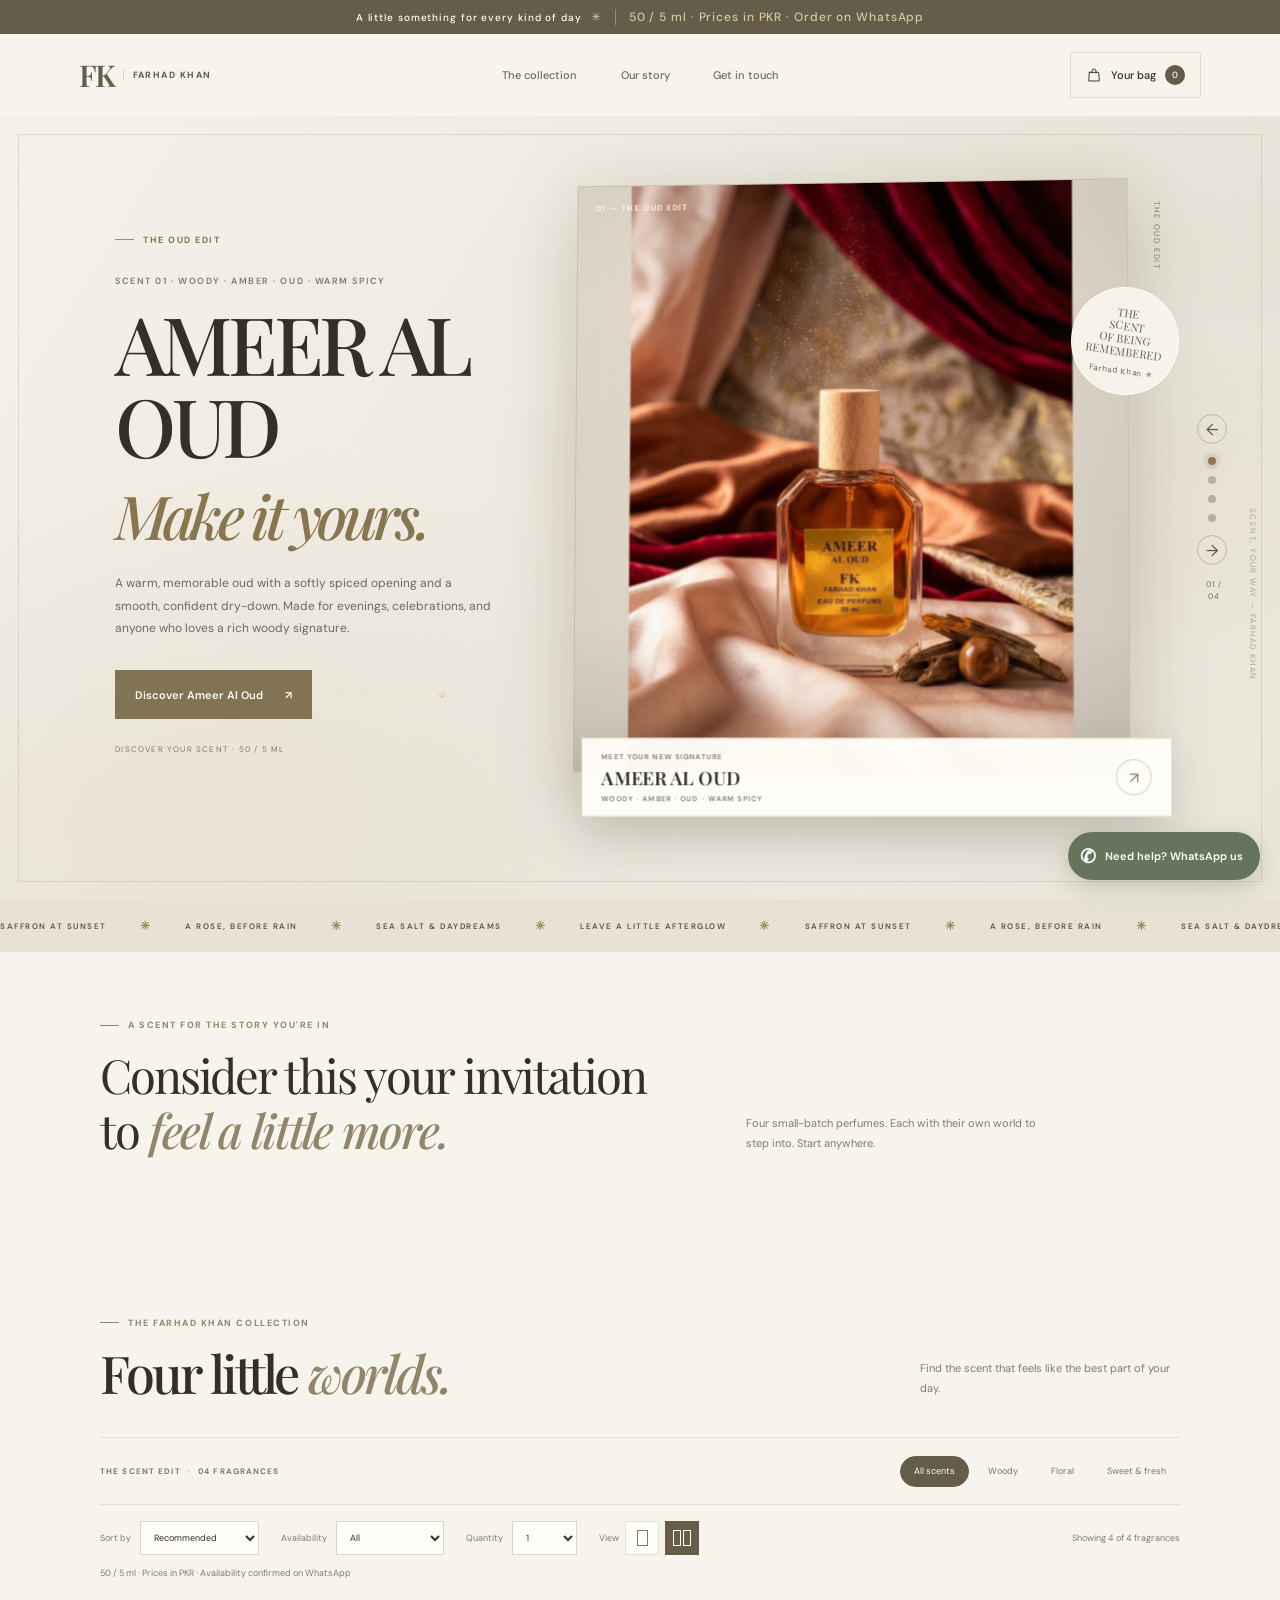
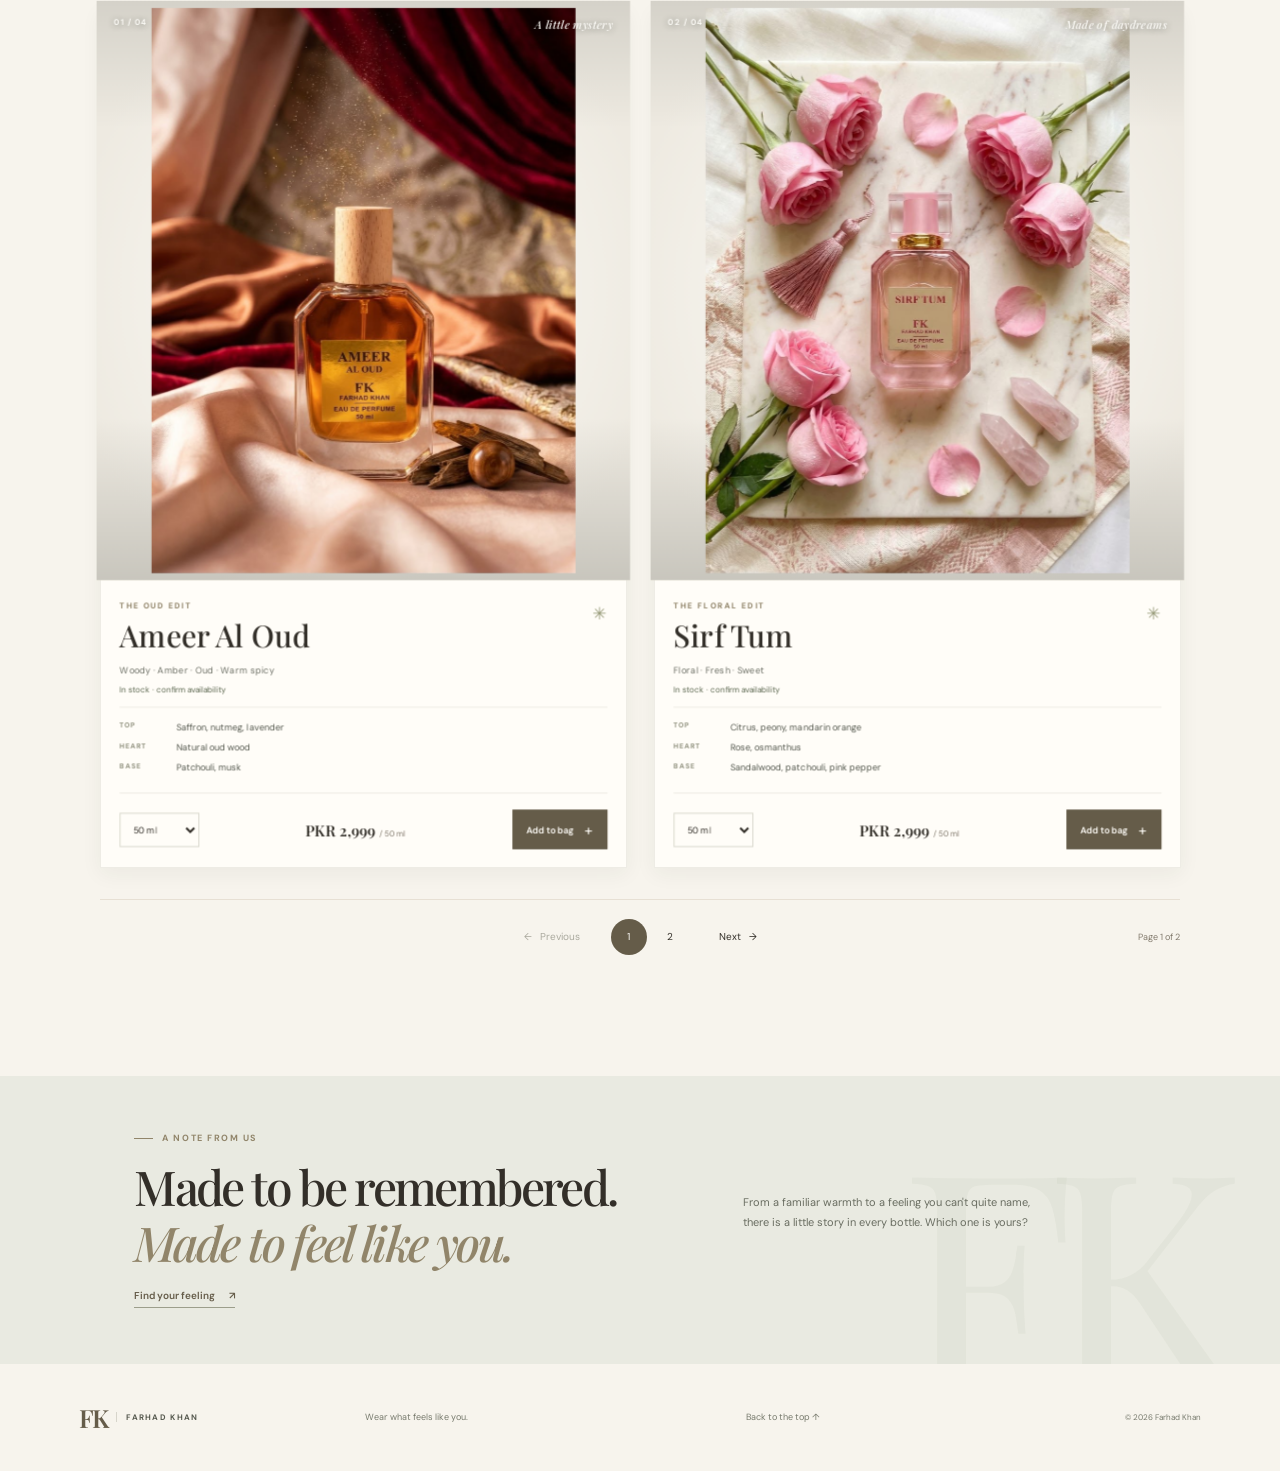
<file: index.html>
<!DOCTYPE html>
<html lang="en">
  <head>
    <meta charset="UTF-8" />
    <meta name="viewport" content="width=device-width, initial-scale=1.0" />
    <meta
      name="description"
      content="Discover four distinctive fragrances from Farhad Khan: Ameer Al Oud, Sirf Tum, Kashish, and Ameer The Scent Elixir."
    />
    <meta name="theme-color" content="#f7f4ed" />
    <title>Farhad Khan — Find your feeling</title>
    <link rel="preconnect" href="https://fonts.googleapis.com" />
    <link rel="preconnect" href="https://fonts.gstatic.com" crossorigin />
    <link
      href="https://fonts.googleapis.com/css2?family=DM+Sans:wght@400;500;600;700&family=Playfair+Display:ital,wght@0,500;0,600;0,700;1,500;1,600&display=swap"
      rel="stylesheet"
    />
    <link rel="stylesheet" href="style.css" />
  </head>
  <body>
    <div class="announcement">
      A little something for every kind of day <span aria-hidden="true">✳</span>
      <span class="announcement-note">50 / 5 ml · Prices in PKR · Order on WhatsApp</span>
    </div>

    <header class="site-header">
      <a class="wordmark" href="#home" aria-label="Farhad Khan home">
        <span class="wordmark-monogram">FK</span>
        <span class="wordmark-name">FARHAD KHAN</span>
      </a>

      <nav class="main-nav" aria-label="Main navigation">
        <a href="#collection">The collection</a>
        <a href="#our-story">Our story</a>
        <a href="#contact">Get in touch</a>
      </nav>

      <button class="header-link cart-toggle" type="button" aria-label="Open shopping bag">
        <svg aria-hidden="true" viewBox="0 0 24 24">
          <path d="M5 8h14l1 13H4L5 8Z" />
          <path d="M9 9V6a3 3 0 0 1 6 0v3" />
        </svg>
        <span class="cart-toggle-label">Your bag</span>
        <span class="cart-count" aria-live="polite">0</span>
      </button>
    </header>

    <main>
      <section class="hero hero-campaign" id="home" aria-labelledby="hero-title">
        <div class="hero-copy">
          <p class="eyebrow campaign-eyebrow" data-reveal>
            <span aria-hidden="true"></span>
            <span class="hero-family-label" data-hero-family>THE OUD EDIT</span>
          </p>
          <p class="campaign-overline" data-reveal data-hero-overline>YOUR NEXT SIGNATURE SCENT</p>
          <h1 id="hero-title" data-reveal>
            <span data-hero-title>AMEER AL OUD</span><br /><em>Make it yours.</em>
          </h1>
          <p class="hero-description" data-reveal data-hero-description>
            A little saffron. A whisper of oud. An entrance they will remember
            long after you've left.
          </p>
          <div class="campaign-actions" data-reveal>
            <button class="button button-gold" type="button" data-product-details="ameer-al-oud" data-hero-discover>
              Discover featured fragrance <span aria-hidden="true">↗</span>
            </button>
            <a class="campaign-link" href="#collection">Meet all four scents <span aria-hidden="true">↓</span></a>
          </div>
          <p class="hero-footnote" data-reveal>DISCOVER YOUR SCENT · 50 / 5 ML</p>
        </div>

        <div class="campaign-visual" data-reveal aria-label="Ameer Al Oud perfume editorial">
          <div class="campaign-photo-frame">
            <img
              class="campaign-photo"
              src="./assets/products/ameer-al-oud-01.jpg"
              data-hero-photo
              alt="Ameer Al Oud perfume bottle nestled among warm, glowing silks"
              fetchpriority="high"
            />
            <span class="campaign-photo-index" data-hero-edition>01 — THE OUD EDIT</span>
          </div>
          <span class="campaign-vertical-note" data-hero-side-note>AN IMPRESSION THAT STAYS</span>
          <span class="campaign-stamp" aria-hidden="true">
            <span>THE<br />SCENT<br />OF BEING<br />REMEMBERED</span>
            <span class="campaign-stamp-mark">Farhad Khan ✳</span>
          </span>
          <button class="campaign-shop-card" type="button" data-product-details="ameer-al-oud">
            <span><small data-hero-kicker>MEET YOUR NEW SIGNATURE</small><strong data-hero-name>AMEER AL OUD</strong><small data-hero-notes>WARM · SPICED · UNFORGETTABLE</small></span>
            <span class="campaign-shop-arrow" aria-hidden="true">↗</span>
          </button>
        </div>
        <div class="hero-carousel-controls" role="group" aria-label="Featured fragrances">
          <button class="hero-carousel-arrow" type="button" data-hero-step="-1" aria-label="Previous featured fragrance">←</button>
          <div class="hero-carousel-dots" aria-label="Choose a featured fragrance"></div>
          <button class="hero-carousel-arrow" type="button" data-hero-step="1" aria-label="Next featured fragrance">→</button>
          <span class="hero-carousel-progress" aria-live="polite">01 / 04</span>
        </div>
        <span class="hero-side-note" aria-hidden="true">SCENT, YOUR WAY — FARHAD KHAN</span>
      </section>

      <div class="scent-marquee" aria-hidden="true">
        <div class="scent-marquee-track">
          <span>SAFFRON AT SUNSET</span><span>✳</span><span>A ROSE, BEFORE RAIN</span><span>✳</span><span>SEA SALT &amp; DAYDREAMS</span><span>✳</span><span>LEAVE A LITTLE AFTERGLOW</span><span>✳</span>
          <span>SAFFRON AT SUNSET</span><span>✳</span><span>A ROSE, BEFORE RAIN</span><span>✳</span><span>SEA SALT &amp; DAYDREAMS</span><span>✳</span><span>LEAVE A LITTLE AFTERGLOW</span><span>✳</span>
        </div>
      </div>

      <section class="campaign-note section-wrap" data-reveal aria-label="About the collection">
        <p class="eyebrow"><span></span> A SCENT FOR THE STORY YOU'RE IN</p>
        <p class="campaign-note-copy">Consider this your invitation<br />to <em>feel a little more.</em></p>
        <p class="campaign-note-detail">Four small-batch perfumes. Each with their own world to step into. Start anywhere.</p>
      </section>

      <section class="collection section-wrap" id="collection" aria-labelledby="collection-title">
        <div class="section-heading">
          <div>
            <p class="eyebrow"><span></span> The Farhad Khan collection</p>
            <h2 id="collection-title">Four little <em>worlds.</em></h2>
          </div>
          <p class="section-intro">
            Find the scent that feels like the best part of your day.
          </p>
        </div>

        <div class="collection-toolbar">
          <p class="collection-count">THE SCENT EDIT <span>·</span> 04 FRAGRANCES</p>
          <div class="filter-list" aria-label="Filter fragrances">
            <button class="filter-button is-active" type="button" data-filter="all" aria-pressed="true">All scents</button>
            <button class="filter-button" type="button" data-filter="woody" aria-pressed="false">Woody</button>
            <button class="filter-button" type="button" data-filter="floral" aria-pressed="false">Floral</button>
            <button class="filter-button" type="button" data-filter="sweet" aria-pressed="false">Sweet &amp; fresh</button>
          </div>
        </div>
        <div class="catalog-controls" aria-label="Sort and filter fragrances">
          <label class="catalog-control">
            Sort by
            <select id="sort-products" name="sort">
              <option value="recommended">Recommended</option>
              <option value="price-low">Low price</option>
              <option value="price-high">High price</option>
            </select>
          </label>
          <label class="catalog-control">
            Availability
            <select id="stock-filter" name="availability">
              <option value="all">All</option>
              <option value="in-stock">In stock</option>
              <option value="out-of-stock">Out of stock</option>
            </select>
          </label>
          <label class="catalog-control">
            Quantity
            <select id="catalog-quantity" name="quantity">
              <option value="1">1</option>
              <option value="2">2</option>
              <option value="3">3</option>
              <option value="4">4</option>
              <option value="5">5</option>
              <option value="6">6</option>
              <option value="7">7</option>
              <option value="8">8</option>
              <option value="9">9</option>
              <option value="10">10</option>
            </select>
          </label>
          <div class="mobile-layout-toggle" role="group" aria-label="Products per row">
            <span>View</span>
            <button class="layout-toggle-button" type="button" data-columns="1" aria-label="Show 1 product per row" aria-pressed="false">
              <span class="layout-icon layout-icon-single" aria-hidden="true"><span></span></span>
            </button>
            <button class="layout-toggle-button" type="button" data-columns="2" aria-label="Show 2 products per row" aria-pressed="true">
              <span class="layout-icon layout-icon-double" aria-hidden="true"><span></span><span></span></span>
            </button>
          </div>
          <p class="catalog-results" aria-live="polite">Showing all 4 fragrances</p>
        </div>
        <p class="price-note">50 / 5 ml · Prices in PKR · Availability confirmed on WhatsApp</p>

        <div class="product-grid" aria-live="polite">
          <article class="product-card" data-family="woody" data-product-id="ameer-al-oud" data-price="2490" data-stock="in" data-gallery="./assets/products/ameer-al-oud-01.jpg|./assets/products/ameer-al-oud-02.jpg">
            <button class="product-image product-image-button" type="button" data-product-details="ameer-al-oud" aria-label="Discover Ameer Al Oud and browse its perfume photos">
              <img class="product-photo" src="./assets/products/ameer-al-oud-01.jpg" alt="Ameer Al Oud 50 ml perfume bottle against warm, luxurious fabric" loading="lazy" />
              <span class="image-number">01 / 04</span>
              <span class="image-note">A little mystery</span>
              <span class="image-view-label">Discover the story <span aria-hidden="true">↗</span></span>
            </button>
            <div class="product-info">
              <div class="product-title-row">
                <div>
                  <p class="product-family">THE OUD EDIT</p>
                  <h3><button class="product-name-button" type="button" data-product-details="ameer-al-oud">Ameer Al Oud</button></h3>
                </div>
                <span class="product-star" aria-hidden="true">✳</span>
              </div>
              <p class="product-type">Woody · Amber · Oud · Warm spicy</p>
              <p class="stock-label">In stock · confirm availability</p>
              <div class="scent-notes">
                <p><span>TOP</span> Saffron, nutmeg, lavender</p>
                <p><span>HEART</span> Natural oud wood</p>
                <p><span>BASE</span> Patchouli, musk</p>
              </div>
              <div class="product-buy-row">
                <label class="size-picker"><span class="sr-only">Choose Ameer Al Oud size</span><select data-size-selector aria-label="Choose Ameer Al Oud size"><option value="50">50 ml</option><option value="5">5 ml</option></select></label>
                <p class="product-price">PKR 2999 <span>/ 50 ml</span></p>
                <button class="add-to-cart" type="button" data-add-product="ameer-al-oud">Add to bag <span aria-hidden="true">+</span></button>
              </div>
            </div>
          </article>

          <article class="product-card" data-family="floral" data-product-id="sirf-tum" data-price="2190" data-stock="in" data-gallery="./assets/products/sirf-tum-01.jpg|./assets/products/sirf-tum-02.jpg">
            <button class="product-image product-image-button" type="button" data-product-details="sirf-tum" aria-label="Discover Sirf Tum and browse its perfume photos">
              <img class="product-photo" src="./assets/products/sirf-tum-01.jpg" alt="Sirf Tum 50 ml rose-pink perfume among fresh pink roses" loading="lazy" />
              <span class="image-number">02 / 04</span>
              <span class="image-note">Made of daydreams</span>
              <span class="image-view-label">Discover the story <span aria-hidden="true">↗</span></span>
            </button>
            <div class="product-info">
              <div class="product-title-row">
                <div>
                  <p class="product-family">THE FLORAL EDIT</p>
                  <h3><button class="product-name-button" type="button" data-product-details="sirf-tum">Sirf Tum</button></h3>
                </div>
                <span class="product-star" aria-hidden="true">✳</span>
              </div>
              <p class="product-type">Floral · Fresh · Sweet</p>
              <p class="stock-label">In stock · confirm availability</p>
              <div class="scent-notes">
                <p><span>TOP</span> Citrus, peony, mandarin orange</p>
                <p><span>HEART</span> Rose, osmanthus</p>
                <p><span>BASE</span> Sandalwood, patchouli, pink pepper</p>
              </div>
              <div class="product-buy-row">
                <label class="size-picker"><span class="sr-only">Choose Sirf Tum size</span><select data-size-selector aria-label="Choose Sirf Tum size"><option value="50">50 ml</option><option value="5">5 ml</option></select></label>
                <p class="product-price">PKR 2999 <span>/ 50 ml</span></p>
                <button class="add-to-cart" type="button" data-add-product="sirf-tum">Add to bag <span aria-hidden="true">+</span></button>
              </div>
            </div>
          </article>

          <article class="product-card" data-family="sweet" data-product-id="kashish" data-price="1990" data-stock="in" data-gallery="./assets/products/kashish-01.jpg|./assets/products/kashish-02.jpg">
            <button class="product-image product-image-button" type="button" data-product-details="kashish" aria-label="Discover Kashish and browse its perfume photos">
              <img class="product-photo" src="./assets/products/kashish-01.jpg" alt="Kashish blue perfume on a beach, surrounded by lavender and shells" loading="lazy" />
              <span class="image-number">03 / 04</span>
              <span class="image-note">A little escape</span>
              <span class="image-view-label">Discover the story <span aria-hidden="true">↗</span></span>
            </button>
            <div class="product-info">
              <div class="product-title-row">
                <div>
                  <p class="product-family">THE GOURMAND EDIT</p>
                  <h3><button class="product-name-button" type="button" data-product-details="kashish">Kashish</button></h3>
                </div>
                <span class="product-star" aria-hidden="true">✳</span>
              </div>
              <p class="product-type">Sweet · Amber · Oriental · Gourmand</p>
              <p class="stock-label">In stock · confirm availability</p>
              <div class="scent-notes">
                <p><span>TOP</span> Bergamot, melon, cassis, cotton candy</p>
                <p><span>HEART</span> Honey, berry, apricot, jasmine, rose</p>
                <p><span>BASE</span> Patchouli, vanilla, chocolate/caramel, amber</p>
              </div>
              <div class="product-buy-row">
                <label class="size-picker"><span class="sr-only">Choose Kashish size</span><select data-size-selector aria-label="Choose Kashish size"><option value="50">50 ml</option><option value="5">5 ml</option></select></label>
                <p class="product-price">PKR 2999 <span>/ 50 ml</span></p>
                <button class="add-to-cart" type="button" data-add-product="kashish">Add to bag <span aria-hidden="true">+</span></button>
              </div>
            </div>
          </article>

          <article class="product-card" data-family="woody" data-product-id="ameer-the-scent-elixir" data-price="2990" data-stock="in" data-gallery="./assets/products/ameer-elixir-01.jpg|./assets/products/ameer-elixir-02.jpg">
            <button class="product-image product-image-button" type="button" data-product-details="ameer-the-scent-elixir" aria-label="Discover Ameer The Scent Elixir and browse its perfume photos">
              <img class="product-photo" src="./assets/products/ameer-elixir-01.jpg" alt="Deep red Ameer The Scent Elixir perfume with gold accents on rose silk" loading="lazy" />
              <span class="image-number">04 / 04</span>
              <span class="image-note">Leave a little wonder</span>
              <span class="image-view-label">Discover the story <span aria-hidden="true">↗</span></span>
            </button>
            <div class="product-info">
              <div class="product-title-row">
                <div>
                  <p class="product-family">THE SIGNATURE EDIT</p>
                  <h3><button class="product-name-button" type="button" data-product-details="ameer-the-scent-elixir">Ameer The Scent Elixir</button></h3>
                </div>
                <span class="product-star" aria-hidden="true">✳</span>
              </div>
              <p class="product-type">Warm spicy · Leather · Woody · Fruity</p>
              <p class="stock-label">In stock · confirm availability</p>
              <div class="scent-notes">
                <p><span>TOP</span> Red pepper, pimento</p>
                <p><span>HEART</span> Lavender</p>
                <p><span>BASE</span> Sandalwood, woody notes, leather</p>
              </div>
              <div class="product-buy-row">
                <label class="size-picker"><span class="sr-only">Choose Ameer The Scent Elixir size</span><select data-size-selector aria-label="Choose Ameer The Scent Elixir size"><option value="50">50 ml</option><option value="5">5 ml</option></select></label>
                <p class="product-price">PKR 2999 <span>/ 50 ml</span></p>
                <button class="add-to-cart" type="button" data-add-product="ameer-the-scent-elixir">Add to bag <span aria-hidden="true">+</span></button>
              </div>
            </div>
          </article>
        </div>
        <p class="filter-empty" hidden>No scents in this edit just yet.</p>
        <nav class="pagination" aria-label="Fragrance collection pages" hidden>
          <button class="pagination-arrow" type="button" data-page-action="previous" aria-label="Previous collection page">← <span>Previous</span></button>
          <div class="pagination-pages" aria-label="Choose a collection page"></div>
          <button class="pagination-arrow" type="button" data-page-action="next" aria-label="Next collection page"><span>Next</span> →</button>
          <p class="pagination-status" aria-live="polite">Page 1 of 2</p>
        </nav>
      </section>

      <section class="story" id="our-story" aria-labelledby="story-title">
        <div class="story-mark" aria-hidden="true">FK</div>
        <div class="story-copy">
          <p class="eyebrow"><span></span> A note from us</p>
          <h2 id="story-title">Made to be remembered.<br /><em>Made to feel like you.</em></h2>
        </div>
        <p class="story-description">
          From a familiar warmth to a feeling you can't quite name, there is a
          little story in every bottle. Which one is yours?
        </p>
        <a class="text-link" href="#collection">Find your feeling <span aria-hidden="true">↗</span></a>
      </section>
    </main>

    <footer class="site-footer" id="contact">
      <a class="wordmark footer-wordmark" href="#home" aria-label="Farhad Khan home">
        <span class="wordmark-monogram">FK</span>
        <span class="wordmark-name">FARHAD KHAN</span>
      </a>
      <p>Wear what feels like you.</p>
      <a class="footer-top-link" href="#home">Back to the top ↑</a>
      <span class="footer-copyright">© 2026 Farhad Khan</span>
    </footer>

    <dialog class="cart-dialog" id="cart-dialog" aria-labelledby="cart-title">
      <div class="cart-shell">
        <header class="cart-header">
          <div>
            <p class="product-family">YOUR FARHAD KHAN EDIT</p>
            <h2 id="cart-title">Your bag <span class="cart-title-count"></span></h2>
          </div>
          <button class="dialog-close" type="button" data-close-cart aria-label="Close shopping bag">×</button>
        </header>

        <div class="cart-items" aria-live="polite"></div>
        <div class="cart-empty" hidden>
          <p>Your bag is waiting for a little something.</p>
          <button class="button button-dark" type="button" data-close-cart>Explore the collection <span aria-hidden="true">↗</span></button>
        </div>

        <div class="cart-summary">
          <div class="cart-subtotal-row"><span>Subtotal</span><strong class="cart-subtotal">PKR 0</strong></div>
          <p>Delivery charges and payment are confirmed with you on WhatsApp.</p>
        </div>

        <form class="checkout-form" id="checkout-form">
          <p class="checkout-heading">Where should we send your order?</p>
          <label>
            Full name
            <input name="name" autocomplete="name" required maxlength="100" />
          </label>
          <div class="checkout-field-row">
            <label>
              Phone number
              <input name="phone" type="tel" autocomplete="tel" required maxlength="30" />
            </label>
            <label>
              City
              <input name="city" autocomplete="address-level2" required maxlength="80" />
            </label>
          </div>
          <label>
            Delivery address
            <textarea name="address" autocomplete="street-address" rows="2" required maxlength="300"></textarea>
          </label>
          <button class="button button-dark checkout-button" type="submit">
            Continue to WhatsApp <span aria-hidden="true">↗</span>
          </button>
          <a class="whatsapp-fallback" href="#" target="_blank" rel="noopener noreferrer" hidden>Open your WhatsApp order ↗</a>
          <p class="checkout-status" role="status" aria-live="polite"></p>
          <p class="checkout-disclaimer">No online payment is taken here. We will confirm your order, delivery charges and payment method on WhatsApp.</p>
        </form>
      </div>
    </dialog>

    <p class="shop-toast" role="status" aria-live="polite"></p>

    <a class="whatsapp-help" href="https://wa.me/+923433233338?text=Hello%20Farhad%20Khan%2C%20I%20need%20help%20choosing%20a%20perfume." target="_blank" rel="noopener noreferrer" aria-label="Get help on WhatsApp"><span class="whatsapp-help-icon" aria-hidden="true">✆</span><span>Need help? WhatsApp us</span></a>
    <script src="./catalog.js"></script>
    <script src="./script.js" defer></script>
  </body>
</html>
</file>
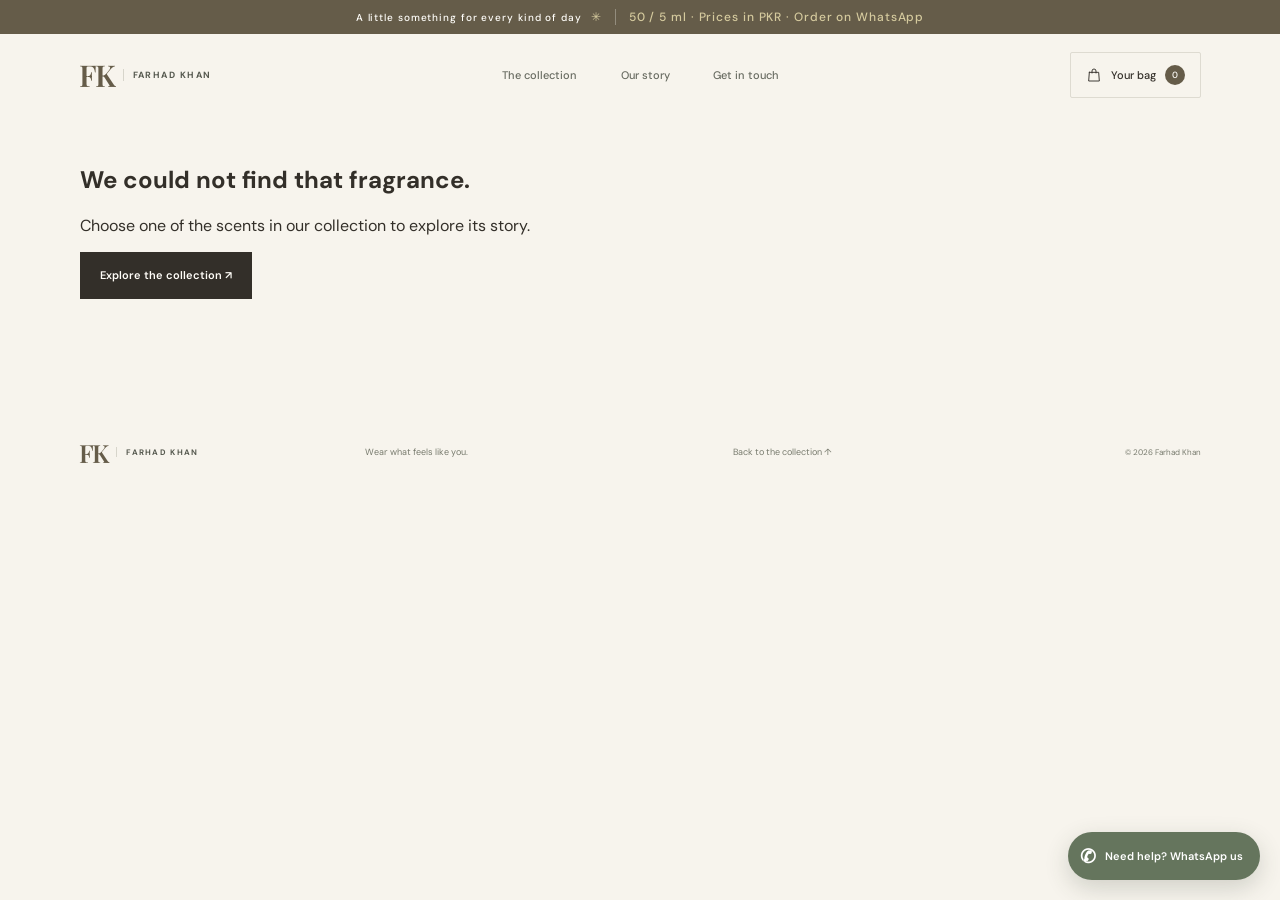
<file: product.html>
<!DOCTYPE html>
<html lang="en">
  <head>
    <meta charset="UTF-8" />
    <meta name="viewport" content="width=device-width, initial-scale=1.0" />
    <meta name="description" content="Explore perfume notes, sizes, customer reviews, and ordering details at Farhad Khan." />
    <meta name="theme-color" content="#f7f4ed" />
    <title>Perfume details — Farhad Khan</title>
    <link rel="preconnect" href="https://fonts.googleapis.com" />
    <link rel="preconnect" href="https://fonts.gstatic.com" crossorigin />
    <link href="https://fonts.googleapis.com/css2?family=DM+Sans:wght@400;500;600;700&family=Playfair+Display:ital,wght@0,500;0,600;0,700;1,500;1,600&display=swap" rel="stylesheet" />
    <link rel="stylesheet" href="style.css" />
    <link rel="stylesheet" href="product.css" />
  </head>
  <body class="product-page">
    <div class="announcement">A little something for every kind of day <span aria-hidden="true">✳</span><span class="announcement-note">50 / 5 ml · Prices in PKR · Order on WhatsApp</span></div>
    <header class="site-header">
      <a class="wordmark" href="index.html" aria-label="Farhad Khan home"><span class="wordmark-monogram">FK</span><span class="wordmark-name">FARHAD KHAN</span></a>
      <nav class="main-nav" aria-label="Main navigation"><a href="index.html#collection">The collection</a><a href="index.html#our-story">Our story</a><a href="index.html#contact">Get in touch</a></nav>
      <button class="header-link cart-toggle" type="button" aria-label="Open shopping bag"><svg aria-hidden="true" viewBox="0 0 24 24"><path d="M5 8h14l1 13H4L5 8Z" /><path d="M9 9V6a3 3 0 0 1 6 0v3" /></svg><span class="cart-toggle-label">Your bag</span><span class="cart-count" aria-live="polite">0</span></button>
    </header>

    <main class="product-page-main">
      <nav class="product-breadcrumb" aria-label="Breadcrumb"><a href="index.html">Home</a><span aria-hidden="true">/</span><a href="index.html#collection">The collection</a><span aria-hidden="true">/</span><span data-product-breadcrumb>Perfume details</span></nav>
      <section class="product-detail" aria-labelledby="detail-title">
        <div class="detail-gallery">
          <div class="detail-photo-stage">
            <button class="detail-gallery-arrow" type="button" data-gallery-step="-1" aria-label="Previous product photo">←</button>
            <img class="detail-photo" data-detail-photo src="" alt="" fetchpriority="high" />
            <button class="detail-gallery-arrow" type="button" data-gallery-step="1" aria-label="Next product photo">→</button>
            <span class="detail-photo-caption">PRODUCT PHOTOGRAPHY · FULL IMAGE</span>
          </div>
          <div class="detail-gallery-dots" role="group" aria-label="Choose product photo"></div>
        </div>
        <div class="detail-copy">
          <p class="eyebrow"><span></span> <span data-detail-family></span></p>
          <h1 id="detail-title" data-detail-name></h1>
          <p class="detail-type" data-detail-type></p>
          <div class="detail-rating"><span class="rating-stars" data-rating-stars aria-hidden="true"></span><span data-rating-summary>No ratings yet</span><a href="#reviews" data-review-count>Be the first to leave a review</a></div>
          <p class="detail-description" data-detail-description></p>
          <div class="detail-notes" data-detail-notes></div>
          <p class="detail-stock" data-detail-stock>In stock · please confirm availability on WhatsApp</p>
          <label class="detail-size-label" for="detail-size">Choose your size</label>
          <select id="detail-size" class="detail-size-select" data-detail-size><option value="50">50 ml</option><option value="5">5 ml</option></select>
          <p class="detail-price" data-detail-price></p>
          <p class="detail-price-note">Price in PKR. 50 ml costs PKR 2,999 and 5 ml costs PKR 299.</p>
          <button class="button button-dark detail-add-button" type="button" data-detail-add>Add to bag <span aria-hidden="true">+</span></button>
          <a class="detail-whatsapp" href="https://wa.me/923136000665?text=Hello%20Farhad%20Khan%2C%20I%20have%20a%20question%20about%20a%20perfume." target="_blank" rel="noopener noreferrer">Need help choosing? Chat with us on WhatsApp ↗</a>
        </div>
      </section>

      <section class="detail-reviews" id="reviews" aria-labelledby="reviews-title">
        <div class="reviews-heading"><div><p class="eyebrow"><span></span> From the scent community</p><h2 id="reviews-title">Customer <em>notes.</em></h2></div><p>Reviews are saved only in this browser and are not purchase-verified.</p></div>
        <div class="review-list" data-review-list aria-live="polite"></div>
        <form class="review-form" data-review-form>
          <h3>Leave a review</h3>
          <label>Your name<input name="name" autocomplete="name" required maxlength="60" /></label>
          <label>Your rating<select name="rating" required><option value="">Choose a rating</option><option value="5">5 — Loved it</option><option value="4">4 — Really liked it</option><option value="3">3 — It's nice</option><option value="2">2 — Not for me</option><option value="1">1 — Disappointed</option></select></label>
          <label>Your review<textarea name="review" required minlength="10" maxlength="600" rows="4" placeholder="What did you think of this fragrance?"></textarea></label>
          <button class="button button-dark" type="submit">Post review <span aria-hidden="true">↗</span></button>
          <p class="review-status" role="status" aria-live="polite"></p>
        </form>
      </section>

      <section class="detail-recommendations" aria-labelledby="recommendations-title"><p class="eyebrow"><span></span> More to discover</p><h2 id="recommendations-title">Find your next <em>feeling.</em></h2><div class="recommendation-grid" data-recommendations></div></section>
    </main>
    <footer class="site-footer"><a class="wordmark footer-wordmark" href="index.html"><span class="wordmark-monogram">FK</span><span class="wordmark-name">FARHAD KHAN</span></a><p>Wear what feels like you.</p><a class="footer-top-link" href="index.html#collection">Back to the collection ↑</a><span class="footer-copyright">© 2026 Farhad Khan</span></footer>
    <a class="whatsapp-help" href="https://wa.me/923136000665?text=Hello%20Farhad%20Khan%2C%20I%20need%20help%20choosing%20a%20perfume." target="_blank" rel="noopener noreferrer" aria-label="Get help on WhatsApp"><span class="whatsapp-help-icon" aria-hidden="true">✆</span><span>Need help? WhatsApp us</span></a>

    <dialog class="cart-dialog" id="cart-dialog" aria-labelledby="cart-title">
      <div class="cart-shell"><header class="cart-header"><div><p class="product-family">YOUR FARHAD KHAN EDIT</p><h2 id="cart-title">Your bag <span class="cart-title-count"></span></h2></div><button class="dialog-close" type="button" data-close-cart aria-label="Close shopping bag">×</button></header>
        <div class="cart-items" aria-live="polite"></div><div class="cart-empty" hidden><p>Your bag is waiting for a little something.</p><a class="button button-dark" href="index.html#collection">Explore the collection ↗</a></div>
        <div class="cart-summary"><div class="cart-subtotal-row"><span>Subtotal</span><strong class="cart-subtotal">PKR 0</strong></div><p>Delivery charges and payment are confirmed with you on WhatsApp.</p></div>
        <form class="checkout-form" id="checkout-form"><p class="checkout-heading">Where should we send your order?</p><label>Full name<input name="name" autocomplete="name" required maxlength="100" /></label><div class="checkout-field-row"><label>Phone number<input name="phone" type="tel" autocomplete="tel" required maxlength="30" /></label><label>City<input name="city" autocomplete="address-level2" required maxlength="80" /></label></div><label>Delivery address<textarea name="address" autocomplete="street-address" rows="2" required maxlength="300"></textarea></label><button class="button button-dark checkout-button" type="submit">Continue to WhatsApp <span aria-hidden="true">↗</span></button><a class="whatsapp-fallback" href="#" target="_blank" rel="noopener noreferrer" hidden>Open your WhatsApp order ↗</a><p class="checkout-status" role="status" aria-live="polite"></p><p class="checkout-disclaimer">No online payment is taken here. We will confirm your order, delivery charges and payment method on WhatsApp.</p></form>
      </div>
    </dialog>
    <p class="shop-toast" role="status" aria-live="polite"></p>
    <script src="catalog.js"></script>
    <script src="product.js" defer></script>
  </body>
</html>
</file>
<file: style.css>
:root {
  color-scheme: light;
  --ink: #28332d;
  --muted: #777a6d;
  --olive: #777e5c;
  --olive-dark: #545a41;
  --paper: #f7f5ef;
  --white: #fffefa;
  --line: #e8e5db;
  --serif: "Playfair Display", Georgia, serif;
  --sans: "DM Sans", Arial, sans-serif;
}

* {
  box-sizing: border-box;
}

html {
  scroll-behavior: smooth;
}

body {
  margin: 0;
  background: var(--paper);
  color: var(--ink);
  font-family: var(--sans);
  -webkit-font-smoothing: antialiased;
}

a {
  color: inherit;
  text-decoration: none;
}

button {
  font: inherit;
}

.announcement {
  display: flex;
  min-height: 34px;
  align-items: center;
  justify-content: center;
  gap: 9px;
  background: var(--olive-dark);
  color: #fffefa;
  font-size: 10px;
  font-weight: 500;
  letter-spacing: 0.09em;
  text-align: center;
}

.announcement span {
  color: #d5ca9e;
  font-size: 12px;
}

.site-header {
  position: relative;
  z-index: 2;
  display: flex;
  min-height: 82px;
  align-items: center;
  justify-content: space-between;
  gap: 28px;
  padding: 0 max(6.2vw, calc((100vw - 1240px) / 2));
  background: var(--paper);
}

.wordmark {
  display: inline-flex;
  flex: 0 0 auto;
  align-items: center;
  gap: 9px;
}

.wordmark-monogram {
  color: var(--olive-dark);
  font-family: var(--serif);
  font-size: 30px;
  font-weight: 600;
  letter-spacing: -0.08em;
  line-height: 1;
}

.wordmark-name {
  padding-left: 9px;
  border-left: 1px solid #d7d5cb;
  color: #56594f;
  font-size: 9px;
  font-weight: 700;
  letter-spacing: 0.16em;
}

.main-nav {
  display: flex;
  align-items: center;
  gap: clamp(22px, 3.4vw, 48px);
}

.main-nav a,
.header-link {
  font-size: 11px;
  font-weight: 500;
  transition: color 160ms ease;
}

.main-nav a {
  color: #686b61;
}

.main-nav a:hover,
.header-link:hover {
  color: var(--olive);
}

.header-link {
  padding: 12px 15px;
  border: 1px solid #dedbd1;
  border-radius: 2px;
  white-space: nowrap;
}

.cart-toggle {
  display: inline-flex;
  align-items: center;
  gap: 9px;
  background: transparent;
  color: var(--ink);
  cursor: pointer;
}

.cart-toggle svg {
  width: 16px;
  height: 16px;
  fill: none;
  stroke: currentColor;
  stroke-linecap: round;
  stroke-linejoin: round;
  stroke-width: 1.4px;
}

.cart-count {
  display: grid;
  width: 20px;
  height: 20px;
  place-items: center;
  border-radius: 50%;
  background: var(--olive-dark);
  color: #fffefa;
  font-size: 9px;
}

.cart-toggle.has-bump .cart-count {
  animation: bag-bump 420ms ease;
}

.hero {
  position: relative;
  display: grid;
  min-height: 535px;
  grid-template-columns: 1.1fr 0.9fr;
  align-items: center;
  gap: 7%;
  overflow: hidden;
  padding: 74px max(10.5vw, calc((100vw - 1120px) / 2)) 82px;
  background:
    radial-gradient(ellipse at 79% 49%, rgba(212, 214, 194, 0.44), transparent 35%),
    #eceee6;
}

.hero-copy {
  position: relative;
  z-index: 1;
  max-width: 500px;
}

.eyebrow {
  display: flex;
  align-items: center;
  gap: 9px;
  margin: 0 0 22px;
  color: var(--olive);
  font-size: 9px;
  font-weight: 700;
  letter-spacing: 0.17em;
  text-transform: uppercase;
}

.eyebrow > span {
  width: 19px;
  height: 1px;
  background: var(--olive);
}

.hero h1,
.section-heading h2,
.story h2 {
  margin: 0;
  font-family: var(--serif);
  font-weight: 500;
  letter-spacing: -0.055em;
}

.hero h1 {
  font-size: clamp(53px, 6.1vw, 80px);
  line-height: 1.03;
}

.hero h1 em,
.section-heading h2 em,
.story h2 em {
  color: var(--olive);
  font-weight: 500;
}

.hero-description {
  max-width: 365px;
  margin: 23px 0 27px;
  color: #686c61;
  font-size: 13px;
  line-height: 1.85;
}

.button {
  display: inline-flex;
  min-height: 47px;
  align-items: center;
  justify-content: center;
  gap: 22px;
  padding: 0 19px;
  border: 1px solid var(--ink);
  font-size: 11px;
  font-weight: 600;
  transition:
    background-color 160ms ease,
    color 160ms ease;
}

.button-dark {
  background: var(--ink);
  color: var(--white);
}

.button-dark:hover {
  background: var(--olive-dark);
  border-color: var(--olive-dark);
}

.hero-footnote {
  margin: 18px 0 0;
  color: #777a6d;
  font-size: 9px;
  letter-spacing: 0.035em;
}

.hero-art {
  position: relative;
  display: grid;
  width: min(100%, 380px);
  aspect-ratio: 0.96;
  place-items: center;
  justify-self: center;
  border: 1px solid rgba(119, 126, 92, 0.2);
  border-radius: 50%;
  background:
    radial-gradient(circle at 50% 49%, rgba(255, 254, 250, 0.91) 0 34%, transparent 34.5%),
    radial-gradient(circle, rgba(244, 242, 232, 0.72) 0 48%, transparent 48.5%);
  transform-style: preserve-3d;
  transition:
    transform 300ms ease,
    box-shadow 300ms ease;
}

@media (hover: hover) and (pointer: fine) {
  .hero-art:hover {
    transform: perspective(850px) rotateX(5deg) rotateY(-7deg);
    box-shadow: 0 28px 54px rgba(67, 72, 51, 0.12);
  }
}

.hero-art::before,
.hero-art::after {
  position: absolute;
  width: 70%;
  height: 70%;
  border: 1px solid rgba(119, 126, 92, 0.14);
  border-radius: 50%;
  content: "";
}

.hero-art::after {
  width: 83%;
  height: 83%;
  border-style: dashed;
  border-color: rgba(119, 126, 92, 0.12);
}

.hero-seal {
  position: relative;
  z-index: 1;
  display: flex;
  width: 180px;
  height: 180px;
  flex-direction: column;
  align-items: center;
  justify-content: center;
  border: 1px solid #c8c9b5;
  border-radius: 50%;
  background: #f9f8f2;
  box-shadow: 0 12px 40px rgba(67, 72, 51, 0.08);
  text-align: center;
  transform: translateZ(36px);
}

.seal-small,
.seal-mark {
  color: #787c66;
  font-size: 7px;
  font-weight: 600;
  letter-spacing: 0.2em;
}

.seal-large {
  margin: 9px 0 11px;
  color: var(--ink);
  font-family: var(--serif);
  font-size: 31px;
  font-style: italic;
  letter-spacing: -0.04em;
  line-height: 1.06;
}

.seal-mark {
  font-size: 6px;
}

.hero-art-label,
.hero-art-caption {
  position: absolute;
  z-index: 1;
  color: #777b67;
  font-size: 8px;
  font-weight: 600;
  letter-spacing: 0.14em;
  line-height: 1.8;
}

.hero-art-label {
  top: 11%;
  right: 7%;
  text-align: right;
}

.hero-art-caption {
  bottom: 10%;
  left: 8%;
  font-family: var(--serif);
  font-size: 11px;
  font-style: italic;
  font-weight: 500;
  letter-spacing: 0.04em;
}

.hero-art-spark {
  position: absolute;
  z-index: 1;
  color: #949878;
}

.hero-art-spark-one {
  top: 25%;
  left: 10%;
  font-size: 22px;
}

.hero-art-spark-two {
  right: 13%;
  bottom: 23%;
  font-size: 16px;
}

.hero-side-note {
  position: absolute;
  top: 50%;
  right: 22px;
  color: #8a8d7e;
  font-size: 8px;
  letter-spacing: 0.18em;
  writing-mode: vertical-rl;
}

.section-wrap {
  width: min(1080px, calc(100% - 80px));
  margin: 0 auto;
}

.collection {
  padding-top: 93px;
  padding-bottom: 103px;
}

.section-heading {
  display: flex;
  align-items: flex-end;
  justify-content: space-between;
  gap: 30px;
}

.section-heading .eyebrow {
  margin-bottom: 14px;
}

.section-heading h2,
.story h2 {
  font-size: clamp(37px, 4.2vw, 52px);
  line-height: 1.16;
}

.section-intro {
  max-width: 260px;
  margin: 0 0 5px;
  color: var(--muted);
  font-size: 11px;
  line-height: 1.85;
}

.collection-toolbar {
  display: flex;
  min-height: 68px;
  align-items: center;
  justify-content: space-between;
  gap: 20px;
  margin-top: 34px;
  border-top: 1px solid var(--line);
  border-bottom: 1px solid var(--line);
}

.collection-count {
  flex: 0 0 auto;
  margin: 0;
  color: #777a6d;
  font-size: 8px;
  font-weight: 700;
  letter-spacing: 0.14em;
}

.collection-count span {
  padding: 0 4px;
  color: #b6b5a5;
}

.price-note {
  margin: 12px 0 0;
  color: var(--muted);
  font-size: 9px;
  text-align: right;
}

.filter-list {
  display: flex;
  flex-wrap: wrap;
  gap: 5px;
}

.filter-button {
  min-height: 31px;
  padding: 0 13px;
  border: 1px solid transparent;
  border-radius: 20px;
  background: transparent;
  color: #74766d;
  cursor: pointer;
  font-size: 9px;
  transition:
    border-color 160ms ease,
    background-color 160ms ease,
    color 160ms ease;
}

.filter-button:hover {
  border-color: #d7d8ca;
}

.filter-button.is-active {
  border-color: var(--olive-dark);
  background: var(--olive-dark);
  color: #fffefa;
}

.product-grid {
  display: grid;
  grid-template-columns: repeat(2, minmax(0, 1fr));
  gap: 42px 27px;
  padding-top: 28px;
}

.product-grid.is-single-column {
  grid-template-columns: minmax(0, 1fr);
}

.product-card {
  --tilt-x: 0deg;
  --tilt-y: 0deg;
  --glow-x: 50%;
  --glow-y: 50%;
  position: relative;
  min-width: 0;
  border: 1px solid rgba(117, 117, 93, 0.12);
  background: var(--white);
  box-shadow: 0 6px 20px rgba(40, 51, 45, 0.055);
  transform: perspective(1100px) rotateX(var(--tilt-x)) rotateY(var(--tilt-y));
  transform-style: preserve-3d;
  transition:
    transform 220ms ease,
    box-shadow 220ms ease;
  will-change: transform;
}

.product-card::after {
  position: absolute;
  z-index: 2;
  inset: 0;
  background: radial-gradient(
    circle at var(--glow-x) var(--glow-y),
    rgba(255, 255, 255, 0.2),
    transparent 42%
  );
  content: "";
  opacity: 0;
  pointer-events: none;
  transition: opacity 180ms ease;
}

.product-card[hidden] {
  display: none;
}

.product-card.is-tilting {
  transition:
    transform 80ms ease-out,
    box-shadow 220ms ease;
  box-shadow: 0 22px 42px rgba(40, 51, 45, 0.15);
}

.product-card.is-tilting::after {
  opacity: 1;
}

.product-card > .product-image {
  transform: translateZ(18px);
}

.product-card > .product-info {
  position: relative;
  z-index: 1;
  transform: translateZ(11px);
}

.product-image-button {
  display: block;
  width: 100%;
  padding: 0;
  border: 0;
  color: inherit;
  cursor: pointer;
  font: inherit;
  text-align: left;
}

.product-image {
  position: relative;
  overflow: hidden;
  aspect-ratio: 1.13 / 1;
  background-color: #e7e2d7;
  background-image: url("./assets/fragrance-collection.png");
  background-repeat: no-repeat;
  background-size: 240% auto;
  isolation: isolate;
}

.image-view-label {
  position: absolute;
  right: 12px;
  bottom: 12px;
  left: 12px;
  display: flex;
  min-height: 40px;
  align-items: center;
  justify-content: space-between;
  padding: 0 13px;
  background: rgba(255, 254, 250, 0.95);
  color: var(--ink);
  font-size: 10px;
  font-weight: 600;
  opacity: 0;
  transform: translateY(7px);
  transition:
    opacity 180ms ease,
    transform 180ms ease;
}

.product-image-button:hover .image-view-label,
.product-image-button:focus-visible .image-view-label {
  opacity: 1;
  transform: translateY(0);
}

.product-image::after {
  position: absolute;
  z-index: -1;
  inset: 0;
  background: linear-gradient(180deg, rgba(31, 35, 28, 0.12), transparent 22%, transparent 72%, rgba(31, 35, 28, 0.18));
  content: "";
}

.image-oud {
  background-position: 10% 6%;
}

.image-sirf {
  background-position: 95% 6%;
}

.image-kashish {
  background-position: 10% 74%;
}

.image-elixir {
  background-position: 95% 74%;
}

.image-number,
.image-note {
  position: absolute;
  top: 16px;
  color: #fffefa;
  font-size: 8px;
  font-weight: 600;
  letter-spacing: 0.14em;
  text-shadow: 0 1px 6px rgba(31, 35, 28, 0.45);
}

.image-number {
  left: 17px;
}

.image-note {
  right: 17px;
  font-family: var(--serif);
  font-size: 11px;
  font-style: italic;
  font-weight: 500;
  letter-spacing: 0.025em;
}

.product-info {
  padding: 21px 21px 22px;
}

.product-title-row {
  display: flex;
  align-items: flex-start;
  justify-content: space-between;
  gap: 14px;
}

.product-family {
  margin: 0 0 7px;
  color: var(--olive);
  font-size: 8px;
  font-weight: 700;
  letter-spacing: 0.17em;
}

.product-title-row h3 {
  margin: 0;
  font-family: var(--serif);
  font-size: clamp(22px, 2.7vw, 30px);
  font-weight: 500;
  letter-spacing: -0.045em;
  line-height: 1.17;
}

.product-name-button {
  padding: 0;
  border: 0;
  background: none;
  color: inherit;
  cursor: pointer;
  font: inherit;
  text-align: left;
}

.product-name-button:hover {
  color: var(--olive-dark);
}

.product-star {
  padding-top: 2px;
  color: #979a78;
  font-size: 17px;
}

.product-type {
  margin: 11px 0 17px;
  color: #6d7066;
  font-size: 9px;
  letter-spacing: 0.025em;
}

.scent-notes {
  display: grid;
  gap: 6px;
  padding-top: 13px;
  border-top: 1px solid #edebe4;
}

.scent-notes p {
  display: grid;
  grid-template-columns: 47px 1fr;
  gap: 9px;
  margin: 0;
  color: #55594f;
  font-size: 9px;
  line-height: 1.55;
}

.scent-notes p > span {
  color: #91927f;
  font-size: 7px;
  font-weight: 700;
  letter-spacing: 0.13em;
}

.product-buy-row {
  display: flex;
  align-items: center;
  justify-content: space-between;
  gap: 12px;
  padding-top: 16px;
  margin-top: 17px;
  border-top: 1px solid #edebe4;
}

.product-price {
  margin: 0;
  color: var(--ink);
  font-family: var(--serif);
  font-size: 17px;
  font-weight: 600;
  white-space: nowrap;
}

.product-price span {
  color: var(--muted);
  font-family: var(--sans);
  font-size: 8px;
  font-weight: 400;
}

.add-to-cart {
  display: inline-flex;
  min-height: 39px;
  align-items: center;
  justify-content: center;
  gap: 11px;
  padding: 0 13px;
  border: 1px solid var(--olive-dark);
  background: var(--olive-dark);
  color: var(--white);
  cursor: pointer;
  font-size: 9px;
  font-weight: 600;
  transition:
    background-color 160ms ease,
    color 160ms ease,
    transform 160ms ease;
}

.add-to-cart:hover {
  transform: translateY(-2px);
  background: transparent;
  color: var(--olive-dark);
}

.add-to-cart > span {
  font-size: 15px;
  font-weight: 400;
}

.filter-empty {
  margin: 30px 0 0;
  color: var(--muted);
  font-size: 13px;
}

.story {
  position: relative;
  display: grid;
  min-height: 284px;
  grid-template-columns: 1fr 0.72fr;
  align-content: center;
  align-items: center;
  column-gap: 50px;
  row-gap: 18px;
  overflow: hidden;
  padding: 56px max(10.5vw, calc((100vw - 1120px) / 2));
  background: #e9eae1;
}

.story-mark {
  position: absolute;
  right: 5%;
  bottom: -60px;
  color: rgba(119, 126, 92, 0.055);
  font-family: var(--serif);
  font-size: 310px;
  letter-spacing: -0.1em;
  line-height: 1;
  pointer-events: none;
}

.story-copy,
.story-description,
.text-link {
  position: relative;
  z-index: 1;
}

.story-copy .eyebrow {
  margin-bottom: 15px;
}

.story h2 {
  font-size: clamp(34px, 4vw, 48px);
}

.story-description {
  max-width: 310px;
  margin: 22px 0 0;
  color: #696d61;
  font-size: 11px;
  line-height: 1.9;
}

.text-link {
  justify-self: start;
  padding-bottom: 5px;
  border-bottom: 1px solid #9c9e8b;
  color: var(--olive-dark);
  font-size: 10px;
  font-weight: 600;
}

.text-link span {
  margin-left: 12px;
}

.site-footer {
  display: grid;
  min-height: 107px;
  grid-template-columns: 1fr 1fr 1fr 1fr;
  align-items: center;
  gap: 20px;
  padding: 20px max(6.2vw, calc((100vw - 1240px) / 2));
  background: var(--paper);
}

.footer-wordmark .wordmark-monogram {
  font-size: 25px;
}

.footer-wordmark .wordmark-name {
  font-size: 8px;
}

.site-footer > p,
.footer-top-link,
.footer-copyright {
  margin: 0;
  color: #777a6d;
  font-size: 9px;
}

.footer-top-link {
  justify-self: center;
}

.footer-copyright {
  justify-self: end;
  font-size: 8px;
}

.product-dialog,
.cart-dialog {
  padding: 0;
  border: 1px solid rgba(117, 117, 93, 0.18);
  background: var(--white);
  color: var(--ink);
  box-shadow: 0 28px 90px rgba(30, 36, 30, 0.2);
}

.product-dialog {
  width: min(740px, calc(100% - 36px));
  max-width: 740px;
  max-height: min(620px, calc(100dvh - 36px));
  overflow: auto;
}

.product-dialog::backdrop,
.cart-dialog::backdrop {
  background: rgba(28, 33, 28, 0.53);
  backdrop-filter: blur(4px);
}

.product-dialog[open] {
  animation: dialog-arrive 240ms ease-out both;
}

.product-dialog-shell {
  position: relative;
  display: grid;
  min-height: 410px;
  grid-template-columns: 1fr 1fr;
}

.dialog-close {
  position: absolute;
  z-index: 3;
  top: 13px;
  right: 13px;
  display: grid;
  width: 36px;
  height: 36px;
  place-items: center;
  border: 1px solid var(--line);
  border-radius: 50%;
  background: var(--white);
  color: var(--ink);
  cursor: pointer;
  font-size: 22px;
  line-height: 1;
}

.quick-view-image {
  min-height: 410px;
  background-color: #e7e2d7;
  background-image: url("./assets/fragrance-collection.png");
  background-repeat: no-repeat;
  background-size: 240% auto;
}

.quick-view-info {
  display: flex;
  flex-direction: column;
  align-items: flex-start;
  justify-content: center;
  padding: 48px 32px 32px;
}

.quick-view-info h2,
.cart-header h2 {
  margin: 0;
  font-family: var(--serif);
  font-size: clamp(29px, 4vw, 39px);
  font-weight: 500;
  letter-spacing: -0.05em;
  line-height: 1.15;
}

.quick-view-info .product-type {
  margin: 12px 0 19px;
  line-height: 1.65;
}

.quick-view-info .scent-notes {
  width: 100%;
}

.quick-view-price {
  margin: 20px 0 13px;
  font-family: var(--serif);
  font-size: 21px;
  font-weight: 600;
}

.quick-view-add {
  width: 100%;
  min-height: 46px;
}

.sample-price-reminder {
  margin: 10px 0 0;
  color: var(--muted);
  font-size: 9px;
}

.cart-dialog {
  width: min(490px, 100%);
  max-width: none;
  height: 100dvh;
  max-height: 100dvh;
  margin: 0 0 0 auto;
  overflow: auto;
  border-right: 0;
  border-top: 0;
  border-bottom: 0;
}

.cart-dialog[open] {
  animation: drawer-arrive 260ms ease-out both;
}

.cart-shell {
  min-height: 100%;
  padding: 28px 27px 24px;
}

.cart-header {
  position: relative;
  display: flex;
  align-items: center;
  justify-content: space-between;
  padding: 6px 47px 19px 0;
  border-bottom: 1px solid var(--line);
}

.cart-header .product-family {
  margin-bottom: 8px;
}

.cart-header h2 {
  font-size: 32px;
}

.cart-header .dialog-close {
  top: 4px;
  right: 0;
}

.cart-item {
  display: grid;
  grid-template-columns: 86px minmax(0, 1fr);
  gap: 15px;
  padding: 19px 0;
  border-bottom: 1px solid var(--line);
  animation: product-arrive 340ms ease backwards;
}

.cart-item-image {
  width: 86px;
  height: 92px;
  background-color: #e7e2d7;
  background-image: url("./assets/fragrance-collection.png");
  background-repeat: no-repeat;
  background-size: 260% auto;
}

.cart-item-details {
  min-width: 0;
}

.cart-item-details h3 {
  margin: 0;
  font-family: var(--serif);
  font-size: 18px;
  font-weight: 500;
}

.cart-item-size,
.cart-item-price {
  margin: 4px 0 0;
  font-size: 10px;
}

.cart-item-price {
  font-weight: 700;
}

.quantity-controls {
  display: flex;
  align-items: center;
  gap: 10px;
  margin-top: 10px;
}

.quantity-button {
  display: grid;
  width: 26px;
  height: 26px;
  place-items: center;
  border: 1px solid var(--line);
  background: transparent;
  color: var(--ink);
  cursor: pointer;
  font-size: 15px;
}

.quantity-controls > span {
  min-width: 14px;
  font-size: 10px;
  text-align: center;
}

.remove-item {
  padding: 4px 0;
  margin-left: auto;
  border: 0;
  background: transparent;
  color: var(--muted);
  cursor: pointer;
  font-size: 9px;
  text-decoration: underline;
  text-underline-offset: 3px;
}

.cart-empty {
  padding: 41px 0;
  text-align: center;
}

.cart-empty > p {
  margin: 0 0 19px;
  color: var(--muted);
  font-size: 12px;
}

.cart-empty .button {
  min-height: 42px;
  font-size: 10px;
}

.cart-summary {
  padding: 17px 0 13px;
}

.cart-subtotal-row {
  display: flex;
  align-items: center;
  justify-content: space-between;
  font-size: 12px;
}

.cart-subtotal-row strong {
  font-family: var(--serif);
  font-size: 19px;
}

.cart-summary > p {
  margin: 7px 0 0;
  color: var(--muted);
  font-size: 9px;
  line-height: 1.6;
}

.checkout-form {
  display: grid;
  gap: 13px;
  padding-top: 16px;
  border-top: 1px solid var(--line);
}

.checkout-form[hidden] {
  display: none;
}

.checkout-heading {
  margin: 0;
  font-family: var(--serif);
  font-size: 19px;
}

.checkout-form label {
  display: grid;
  gap: 6px;
  color: #575a50;
  font-size: 9px;
  font-weight: 600;
}

.checkout-form input,
.checkout-form textarea {
  width: 100%;
  min-height: 38px;
  padding: 9px 10px;
  border: 1px solid #e1dfd5;
  border-radius: 0;
  background: #fffefa;
  color: var(--ink);
  font: 11px var(--sans);
}

.checkout-form textarea {
  min-height: 56px;
  resize: vertical;
}

.checkout-field-row {
  display: grid;
  grid-template-columns: 1fr 1fr;
  gap: 12px;
}

.checkout-button {
  width: 100%;
  min-height: 47px;
  margin-top: 1px;
  cursor: pointer;
}

.checkout-form button > span {
  margin-left: auto;
}

.whatsapp-fallback:not([hidden]) {
  justify-self: center;
  color: var(--olive-dark);
  font-size: 10px;
  font-weight: 600;
  text-decoration: underline;
  text-underline-offset: 3px;
}

.checkout-status {
  margin: 0;
  color: var(--olive-dark);
  font-size: 10px;
  line-height: 1.5;
}

.checkout-disclaimer {
  margin: 0;
  color: var(--muted);
  font-size: 9px;
  line-height: 1.65;
}

.shop-toast {
  position: fixed;
  z-index: 10;
  right: 22px;
  bottom: 22px;
  max-width: calc(100% - 32px);
  padding: 13px 18px;
  margin: 0;
  background: var(--ink);
  color: var(--white);
  font-size: 11px;
  box-shadow: 0 8px 26px rgba(40, 51, 45, 0.17);
  opacity: 0;
  pointer-events: none;
  transform: translateY(9px);
  transition:
    opacity 180ms ease,
    transform 180ms ease;
}

.shop-toast.is-visible {
  opacity: 1;
  transform: translateY(0);
}

.product-card {
  animation: product-arrive 550ms backwards;
}

.product-card:nth-child(2) {
  animation-delay: 70ms;
}

.product-card:nth-child(3) {
  animation-delay: 140ms;
}

.product-card:nth-child(4) {
  animation-delay: 210ms;
}

.hero-copy {
  animation: hero-copy-arrive 700ms ease-out backwards;
}

.hero-art {
  animation: hero-art-arrive 800ms ease-out backwards;
}

@keyframes product-arrive {
  from {
    opacity: 0;
    transform: perspective(1100px) translateY(18px) rotateX(-2deg);
  }

  to {
    opacity: 1;
    transform: perspective(1100px) rotateX(var(--tilt-x)) rotateY(var(--tilt-y));
  }
}

@keyframes hero-copy-arrive {
  from {
    opacity: 0;
    transform: translateY(18px);
  }

  to {
    opacity: 1;
    transform: translateY(0);
  }
}

@keyframes hero-art-arrive {
  from {
    opacity: 0;
    transform: perspective(850px) rotateY(-9deg) scale(0.96);
  }

  to {
    opacity: 1;
    transform: perspective(850px) rotateY(0) scale(1);
  }
}

@keyframes bag-bump {
  45% {
    transform: scale(1.2);
  }

  100% {
    transform: scale(1);
  }
}

@keyframes dialog-arrive {
  from {
    opacity: 0;
    transform: translateY(12px) scale(0.98);
  }

  to {
    opacity: 1;
    transform: translateY(0) scale(1);
  }
}

@keyframes drawer-arrive {
  from {
    opacity: 0.6;
    transform: translateX(22px);
  }

  to {
    opacity: 1;
    transform: translateX(0);
  }
}

@media (min-width: 1400px) {
  .hero,
  .story {
    padding-right: calc((100vw - 1120px) / 2);
    padding-left: calc((100vw - 1120px) / 2);
  }
}

@media (max-width: 800px) {
  .site-header {
    min-height: 73px;
    flex-wrap: wrap;
    gap: 12px 20px;
    padding-right: 5%;
    padding-left: 5%;
  }

  .main-nav {
    order: 3;
    width: 100%;
    justify-content: center;
    gap: 32px;
    padding: 0 0 14px;
  }

  .header-link {
    margin-left: auto;
    padding: 10px 12px;
    font-size: 10px;
  }

  .hero {
    min-height: 465px;
    gap: 4%;
    padding: 64px 7%;
  }

  .hero h1 {
    font-size: clamp(49px, 7vw, 65px);
  }

  .hero-art {
    width: min(100%, 310px);
  }

  .hero-seal {
    width: 150px;
    height: 150px;
  }

  .seal-large {
    font-size: 27px;
  }

  .section-wrap {
    width: calc(100% - 56px);
  }

  .product-grid {
    gap: 28px 20px;
  }

  .product-info {
    padding: 18px 16px;
  }

  .story {
    column-gap: 30px;
    padding-right: 7%;
    padding-left: 7%;
  }

  .story-mark {
    font-size: 250px;
  }

  .site-footer {
    grid-template-columns: 1fr 1fr;
    row-gap: 16px;
    padding: 24px 6%;
  }

  .footer-top-link {
    justify-self: end;
  }

  .footer-copyright {
    justify-self: end;
  }
}

@media (max-width: 560px) {
  .announcement {
    min-height: 31px;
    font-size: 9px;
  }

  .site-header {
    min-height: 68px;
    gap: 11px;
  }

  .wordmark-monogram {
    font-size: 27px;
  }

  .wordmark-name {
    font-size: 8px;
  }

  .header-link {
    padding: 9px 10px;
    font-size: 9px;
  }

  .cart-toggle {
    gap: 7px;
  }

  .cart-toggle svg {
    width: 15px;
    height: 15px;
  }

  .main-nav {
    justify-content: space-between;
    gap: 14px;
    padding-bottom: 13px;
  }

  .main-nav a {
    font-size: 10px;
  }

  .hero {
    min-height: 0;
    grid-template-columns: 1fr;
    gap: 37px;
    padding: 58px 8% 49px;
  }

  .hero h1 {
    font-size: clamp(53px, 13vw, 70px);
  }

  .hero-description {
    margin-top: 18px;
    font-size: 12px;
  }

  .hero-art {
    width: min(78%, 280px);
  }

  .hero-side-note {
    top: auto;
    right: 13px;
    bottom: 18px;
  }

  .section-wrap {
    width: calc(100% - 36px);
  }

  .collection {
    padding-top: 66px;
    padding-bottom: 71px;
  }

  .section-heading {
    align-items: flex-start;
    flex-direction: column;
    gap: 13px;
  }

  .section-heading h2 {
    font-size: clamp(36px, 10vw, 48px);
  }

  .section-intro {
    max-width: 310px;
  }

  .collection-toolbar {
    align-items: flex-start;
    flex-direction: column;
    gap: 10px;
    padding: 15px 0;
    margin-top: 23px;
  }

  .filter-list {
    gap: 3px;
  }

  .filter-button {
    padding-right: 10px;
    padding-left: 10px;
    font-size: 8px;
  }

  .product-grid {
    grid-template-columns: 1fr;
    gap: 24px;
    padding-top: 19px;
  }

  .product-image {
    aspect-ratio: 1.1 / 1;
  }

  .product-info {
    padding: 19px 17px 20px;
  }

  .product-title-row h3 {
    font-size: 28px;
  }

  .product-buy-row {
    gap: 8px;
  }

  .product-price {
    font-size: 15px;
  }

  .product-price span {
    font-size: 7px;
  }

  .product-buy-row .add-to-cart {
    gap: 6px;
    padding: 0 9px;
    font-size: 8px;
  }

  .product-type {
    font-size: 9px;
  }

  .scent-notes p {
    font-size: 10px;
  }

  .story {
    min-height: 0;
    grid-template-columns: 1fr;
    gap: 6px;
    padding: 48px 8%;
  }

  .story h2 {
    font-size: clamp(34px, 9vw, 43px);
  }

  .story-description {
    margin: 12px 0 5px;
  }

  .story-mark {
    right: -20px;
    bottom: -38px;
    font-size: 190px;
  }

  .site-footer {
    grid-template-columns: 1fr auto;
    gap: 15px 12px;
    padding: 23px 7%;
  }

  .site-footer > p {
    grid-column: 1;
    grid-row: 2;
  }

  .footer-top-link {
    grid-column: 2;
    grid-row: 1;
  }

  .footer-copyright {
    grid-column: 2;
    grid-row: 2;
    font-size: 7px;
  }

  .product-dialog {
    width: calc(100% - 24px);
    max-height: calc(100dvh - 24px);
  }

  .product-dialog-shell {
    grid-template-columns: 1fr;
  }

  .quick-view-image {
    min-height: min(57vw, 250px);
  }

  .quick-view-info {
    padding: 21px 20px 22px;
  }

  .quick-view-info h2 {
    padding-right: 20px;
    font-size: 31px;
  }

  .quick-view-info .product-type {
    margin-bottom: 13px;
  }

  .quick-view-price {
    margin: 15px 0 10px;
    font-size: 19px;
  }

  .cart-dialog {
    width: 100%;
  }

  .cart-shell {
    padding: 23px 19px 20px;
  }

  .checkout-field-row {
    gap: 9px;
  }
}

@media (prefers-reduced-motion: reduce) {
  html {
    scroll-behavior: auto;
  }

  *,
  *::before,
  *::after {
    transition-duration: 0.01ms !important;
    animation-duration: 0.01ms !important;
    animation-iteration-count: 1 !important;
  }
}

.hero-campaign {
  min-height: clamp(650px, calc(100svh - 116px), 920px);
  grid-template-columns: minmax(260px, 0.78fr) minmax(0, 1.22fr);
  gap: clamp(32px, 6vw, 88px);
  padding: 54px max(9vw, calc((100vw - 1200px) / 2)) 82px;
  background:
    radial-gradient(ellipse at 73% 48%, rgba(139, 94, 255, 0.46), transparent 35%),
    radial-gradient(ellipse at 92% 17%, rgba(62, 148, 226, 0.2), transparent 28%),
    radial-gradient(ellipse at 15% 91%, rgba(119, 77, 195, 0.24), transparent 39%),
    linear-gradient(122deg, #100e1e 0%, #19132d 46%, #241342 100%);
}

.hero-campaign::before {
  border-color: rgba(205, 184, 255, 0.16);
}

.hero-campaign .hero-copy {
  z-index: 2;
  max-width: 470px;
  transform-style: preserve-3d;
}

.campaign-eyebrow,
.campaign-eyebrow .hero-family-label {
  color: #c8b4ff;
}

.campaign-eyebrow .hero-family-label {
  width: auto;
  height: auto;
  background: none;
}

.campaign-eyebrow > span:first-child {
  background: #c8b4ff;
}

.campaign-overline {
  color: #c3b6dd;
  font-size: 9px;
  letter-spacing: 0.17em;
}

.hero-campaign h1 {
  max-width: 520px;
  color: #332f29;
  font-size: clamp(54px, 6.3vw, 83px);
  line-height: 1.02;
  overflow-wrap: anywhere;
}

.hero-campaign h1 em {
  color: #d5c2ff;
  font-size: 0.75em;
}

.hero-campaign .hero-description {
  max-width: 420px;
  min-height: 70px;
  color: #d3cde0;
  font-size: 12px;
  line-height: 1.85;
}

.hero-campaign .hero-footnote {
  color: #b1a5cc;
}

.hero-campaign .button-gold {
  border-color: #d6c0ff;
  background: #d6c0ff;
  color: #19132d;
}

.hero-campaign .button-gold:hover {
  border-color: #e7dcff;
  background: #e7dcff;
}

.campaign-visual {
  z-index: 1;
  max-width: 680px;
  transform-style: preserve-3d;
}

.campaign-photo-frame {
  height: clamp(400px, 66vh, 680px);
  border-color: rgba(219, 203, 255, 0.34);
  background:
    radial-gradient(ellipse at 50% 48%, rgba(123, 77, 213, 0.52), transparent 56%),
    linear-gradient(145deg, rgba(52, 34, 89, 0.96), rgba(24, 18, 41, 0.96));
  box-shadow:
    0 38px 105px rgba(0, 0, 0, 0.44),
    0 0 70px rgba(135, 88, 229, 0.21);
  transform-style: preserve-3d;
}

.campaign-photo-frame::before {
  background:
    linear-gradient(112deg, transparent 28%, rgba(244, 235, 255, 0.38) 48%, transparent 68%),
    linear-gradient(135deg, rgba(198, 165, 255, 0.17), transparent 35%);
}

.campaign-photo-frame::after {
  background:
    linear-gradient(180deg, rgba(20, 14, 37, 0.13), transparent 19%, transparent 75%, rgba(20, 14, 37, 0.32)),
    linear-gradient(90deg, rgba(33, 20, 58, 0.08), transparent 28%, transparent 72%, rgba(33, 20, 58, 0.12));
}

.campaign-photo {
  object-fit: contain;
  object-position: center;
  background: transparent;
  transform: perspective(1100px) translateZ(20px) rotateX(var(--photo-tilt-x, 0deg)) rotateY(var(--photo-tilt-y, 0deg));
  transition: transform 260ms cubic-bezier(0.2, 0.75, 0.25, 1);
}

.campaign-vertical-note {
  top: 24px;
  right: 3px;
  color: #d0bfff;
}

.campaign-stamp {
  top: 13%;
  right: 5px;
  border-color: rgba(227, 208, 255, 0.72);
  background: rgba(40, 25, 68, 0.92);
  color: #eadfff;
  transform: translateZ(48px) rotate(8deg);
}

.campaign-shop-card {
  left: 3%;
  min-height: 76px;
  border: 1px solid rgba(210, 191, 255, 0.53);
  background: rgba(248, 245, 255, 0.97);
  box-shadow: 0 18px 50px rgba(5, 4, 14, 0.35);
  transform: translateZ(54px);
}

.campaign-shop-card strong {
  color: #211737;
}

.campaign-shop-card small {
  color: #736887;
}

.campaign-shop-arrow {
  color: #6b47a9;
}

.hero-carousel-controls {
  position: absolute;
  top: 50%;
  right: clamp(17px, 4.1vw, 62px);
  display: flex;
  flex-direction: column;
  grid-column: auto;
  gap: 13px;
  margin: 0;
  transform: translateY(-50%);
}

.hero-carousel-dots {
  flex-direction: column;
  gap: 11px;
}

.hero-carousel-arrow {
  border-color: rgba(217, 197, 255, 0.4);
  color: #f4edff;
}

.hero-carousel-arrow:hover,
.hero-carousel-arrow:focus-visible {
  background: rgba(198, 165, 255, 0.18);
}

.hero-carousel-dot {
  width: 8px;
  height: 8px;
  background: #8f80a9;
}

.hero-carousel-dot[aria-pressed="true"] {
  background: #e3d2ff;
  box-shadow: 0 0 0 4px rgba(216, 192, 255, 0.16), 0 0 14px rgba(216, 192, 255, 0.55);
}

.hero-carousel-progress {
  max-width: 27px;
  color: #d8c9f4;
  line-height: 1.5;
  text-align: center;
}

.hero-copy.is-changing {
  animation: hero-copy-switch 420ms cubic-bezier(0.2, 0.75, 0.25, 1) both;
}

.campaign-photo.is-switching {
  animation: hero-photo-switch 700ms cubic-bezier(0.2, 0.75, 0.25, 1) both;
}

@keyframes hero-copy-switch {
  0% {
    opacity: 0.45;
    transform: translateY(9px) translateZ(-8px);
  }

  100% {
    opacity: 1;
    transform: translateY(0) translateZ(0);
  }
}

@media (max-width: 800px) {
  .hero-campaign {
    min-height: 700px;
    grid-template-columns: minmax(220px, 0.9fr) minmax(0, 1.1fr);
    gap: 24px;
    padding: 45px 7%;
  }

  .campaign-visual {
    padding-right: 27px;
  }

  .campaign-photo-frame {
    height: clamp(400px, 60vh, 540px);
  }

  .hero-carousel-controls {
    right: 18px;
  }
}

@media (max-width: 560px) {
  .hero-campaign {
    min-height: 0;
    grid-template-columns: 1fr;
    gap: 21px;
    padding: 42px 8% 78px;
  }

  .hero-campaign h1 {
    max-width: 100%;
    font-size: clamp(45px, 12vw, 65px);
  }

  .hero-campaign .hero-description {
    min-height: 0;
    margin: 16px 0;
    font-size: 11px;
  }

  .hero-campaign .hero-footnote {
    margin-top: 13px;
  }

  .campaign-visual {
    width: calc(100% - 9px);
    max-width: 420px;
    justify-self: center;
    padding: 0 14px 28px 0;
    margin: 0 12px 0 0;
  }

  .campaign-photo-frame {
    height: clamp(310px, 95vw, 440px);
  }

  .campaign-shop-card {
    left: 3%;
    min-height: 62px;
  }

  .campaign-stamp {
    right: -6px;
    width: 77px;
    height: 77px;
  }

  .hero-carousel-controls {
    top: auto;
    right: auto;
    bottom: 23px;
    left: 50%;
    flex-direction: row;
    gap: 12px;
    transform: translateX(-50%);
  }

  .hero-carousel-dots {
    flex-direction: row;
    gap: 10px;
  }

  .hero-carousel-progress {
    max-width: none;
    white-space: nowrap;
  }
}

@media (prefers-reduced-motion: reduce) {
  .hero-campaign .hero-copy {
    animation: none;
  }

  .hero-copy.is-changing {
    animation: none;
  }
}

.announcement {
  position: relative;
  overflow: hidden;
}

.announcement-note {
  padding-left: 13px;
  margin-left: 4px;
  border-left: 1px solid rgba(255, 254, 250, 0.3);
  color: #e1dcc8;
  font-size: 9px;
}

.hero-campaign {
  min-height: min(760px, calc(100svh - 112px));
  grid-template-columns: 0.88fr 1.12fr;
  gap: clamp(38px, 7vw, 95px);
  padding: 64px max(8.5vw, calc((100vw - 1180px) / 2)) 70px;
  overflow: hidden;
  background:
    radial-gradient(ellipse at 76% 48%, rgba(157, 116, 54, 0.22), transparent 33%),
    radial-gradient(ellipse at 9% 92%, rgba(94, 112, 79, 0.18), transparent 37%),
    #252b23;
  color: #f8f5eb;
}

.hero-campaign::before {
  position: absolute;
  inset: 18px;
  border: 1px solid rgba(231, 216, 171, 0.105);
  content: "";
  pointer-events: none;
}

.hero-campaign .hero-copy {
  z-index: 1;
}

.campaign-eyebrow {
  margin-bottom: 29px;
  color: #ddca95;
}

.campaign-eyebrow > span {
  background: #ddca95;
}

.campaign-overline {
  margin: 0 0 15px;
  color: #b6b69f;
  font-size: 9px;
  font-weight: 600;
  letter-spacing: 0.2em;
}

.hero-campaign h1 {
  font-size: clamp(66px, 7.3vw, 98px);
  line-height: 0.98;
}

.hero-campaign h1 em {
  color: #ddc58b;
}

.hero-campaign .hero-description {
  max-width: 390px;
  margin: 24px 0 28px;
  color: #c7c6b8;
  font-size: 13px;
}

.campaign-actions {
  display: flex;
  flex-wrap: wrap;
  align-items: center;
  gap: 18px 20px;
}

.button-gold {
  min-height: 49px;
  border-color: #e1cb92;
  background: #e1cb92;
  color: #272b22;
  cursor: pointer;
}

.button-gold:hover {
  border-color: #f0dfb1;
  background: #f0dfb1;
  color: #272b22;
}

.campaign-link {
  padding: 8px 0;
  color: #e7e3d5;
  font-size: 10px;
}

.campaign-link span {
  margin-left: 8px;
  color: #ddc58b;
}

.hero-campaign .hero-footnote {
  margin-top: 25px;
  color: #adae9b;
  font-size: 8px;
  letter-spacing: 0.15em;
}

.campaign-visual {
  position: relative;
  width: 100%;
  max-width: 536px;
  justify-self: end;
  padding: 0 38px 34px 0;
  perspective: 1100px;
}

.campaign-photo-frame {
  position: relative;
  overflow: hidden;
  height: clamp(395px, 62vh, 625px);
  border: 1px solid rgba(240, 220, 170, 0.25);
  background: #584536;
  box-shadow: 0 33px 80px rgba(0, 0, 0, 0.34);
  transform: rotateY(-3deg) rotateX(1.5deg);
  transition:
    box-shadow 280ms ease,
    transform 400ms cubic-bezier(0.2, 0.72, 0.2, 1);
}

.campaign-visual:hover .campaign-photo-frame {
  box-shadow: 0 43px 90px rgba(0, 0, 0, 0.42);
  transform: rotateY(0) rotateX(0) translateY(-3px);
}

.campaign-photo {
  display: block;
  width: 100%;
  height: 100%;
  object-fit: cover;
  object-position: 50% 54%;
  animation: photo-arrive 1.2s 120ms both;
}

.campaign-photo-frame::after {
  position: absolute;
  inset: 0;
  background: linear-gradient(180deg, rgba(20, 23, 18, 0.22), transparent 19%, transparent 71%, rgba(20, 23, 18, 0.36));
  content: "";
  pointer-events: none;
}

.campaign-photo-index {
  position: absolute;
  z-index: 1;
  top: 17px;
  left: 18px;
  color: #fff8e8;
  font-size: 8px;
  font-weight: 600;
  letter-spacing: 0.17em;
}

.campaign-vertical-note {
  position: absolute;
  top: 21px;
  right: 2px;
  color: #d5c28b;
  font-size: 8px;
  letter-spacing: 0.18em;
  writing-mode: vertical-rl;
}

.campaign-stamp {
  position: absolute;
  z-index: 1;
  top: 17%;
  right: -15px;
  display: grid;
  width: 108px;
  height: 108px;
  align-content: center;
  justify-items: center;
  gap: 8px;
  border: 1px solid rgba(236, 216, 167, 0.65);
  border-radius: 50%;
  background: rgba(39, 42, 32, 0.88);
  color: #f0dfb1;
  text-align: center;
  transform: rotate(8deg);
  animation: stamp-breathe 5s ease-in-out infinite;
}

.campaign-stamp > span:first-child {
  font-family: var(--serif);
  font-size: 11px;
  line-height: 1.2;
}

.campaign-stamp-mark {
  font-size: 8px;
  letter-spacing: 0.09em;
}

.campaign-shop-card {
  position: absolute;
  right: 0;
  bottom: 0;
  left: 11%;
  display: flex;
  min-height: 77px;
  align-items: center;
  justify-content: space-between;
  gap: 12px;
  padding: 12px 19px;
  border: 1px solid rgba(224, 206, 157, 0.6);
  background: #f5f0e3;
  color: var(--ink);
  cursor: pointer;
  text-align: left;
  transition:
    background-color 180ms ease,
    transform 180ms ease;
}

.campaign-shop-card:hover {
  background: #fffaf0;
  transform: translateY(-3px);
}

.campaign-shop-card > span:first-child {
  display: grid;
  gap: 4px;
}

.campaign-shop-card small {
  color: #7b795f;
  font-size: 7px;
  font-weight: 600;
  letter-spacing: 0.14em;
}

.campaign-shop-card strong {
  font-family: var(--serif);
  font-size: 18px;
  font-weight: 600;
  letter-spacing: 0.015em;
}

.campaign-shop-arrow {
  display: grid;
  width: 35px;
  height: 35px;
  flex: 0 0 auto;
  place-items: center;
  border: 1px solid #d7d1bf;
  border-radius: 50%;
  font-size: 15px;
}

.hero-campaign .hero-side-note {
  color: #aaa991;
}

.scent-marquee {
  overflow: hidden;
  min-height: 52px;
  background: #646a4f;
  color: #faf6ea;
}

.scent-marquee-track {
  display: flex;
  width: max-content;
  min-height: 52px;
  align-items: center;
  gap: 33px;
  animation: scent-marquee 36s linear infinite;
}

.scent-marquee-track span {
  font-size: 8px;
  font-weight: 600;
  letter-spacing: 0.19em;
}

.scent-marquee-track span:nth-child(even) {
  color: #dfcf9c;
  font-size: 12px;
}

.scent-marquee-track.is-paused {
  animation-play-state: paused;
}

.campaign-note {
  display: grid;
  min-height: 255px;
  grid-template-columns: 1fr 0.72fr;
  align-content: center;
  align-items: end;
  gap: 10px 44px;
  padding-top: 67px;
  padding-bottom: 67px;
}

.campaign-note .eyebrow {
  grid-column: 1 / -1;
  margin: 0 0 6px;
}

.campaign-note-copy {
  margin: 0;
  font-family: var(--serif);
  font-size: clamp(30px, 4.1vw, 47px);
  letter-spacing: -0.045em;
  line-height: 1.17;
}

.campaign-note-copy em {
  color: var(--olive);
  font-weight: 500;
}

.campaign-note-detail {
  max-width: 300px;
  margin: 0 0 3px;
  color: var(--muted);
  font-size: 11px;
  line-height: 1.8;
}

.product-photo {
  display: block;
  width: 100%;
  height: 100%;
  object-fit: cover;
  object-position: 50% 49%;
  transition:
    filter 350ms ease,
    transform 750ms cubic-bezier(0.2, 0.72, 0.2, 1);
}

.product-image-button:hover .product-photo {
  filter: saturate(1.06);
  transform: scale(1.045);
}

.product-card.is-tilting .product-photo {
  transform: scale(1.025);
}

.product-grid {
  min-height: 590px;
  align-items: start;
}

.product-card.is-page-entering {
  animation: card-arrive 480ms calc(var(--stagger-index, 0) * 95ms) both;
}

.pagination {
  position: relative;
  display: flex;
  min-height: 74px;
  align-items: center;
  justify-content: center;
  gap: 21px;
  padding: 14px 0;
  margin-top: 31px;
  border-top: 1px solid var(--line);
}

.pagination[hidden] {
  display: none;
}

.pagination-arrow,
.pagination-page {
  display: inline-flex;
  min-width: 36px;
  min-height: 36px;
  align-items: center;
  justify-content: center;
  gap: 8px;
  padding: 0 9px;
  border: 1px solid transparent;
  background: transparent;
  color: var(--ink);
  cursor: pointer;
  font-size: 10px;
  transition:
    color 150ms ease,
    background-color 150ms ease,
    border-color 150ms ease;
}

.pagination-arrow:hover:not(:disabled),
.pagination-page:hover:not([aria-current="true"]) {
  border-color: #d8d7c9;
}

.pagination-arrow:disabled {
  color: #aaa99e;
  cursor: not-allowed;
}

.pagination-pages {
  display: flex;
  gap: 5px;
}

.pagination-page {
  border-radius: 50%;
}

.pagination-page[aria-current="true"] {
  background: var(--olive-dark);
  color: #fffefa;
}

.pagination-status {
  position: absolute;
  right: 0;
  margin: 0;
  color: var(--muted);
  font-size: 9px;
}

.product-dialog-shell {
  min-height: 460px;
}

.quick-view-gallery {
  position: relative;
  display: grid;
  min-width: 0;
  min-height: 460px;
  grid-template-columns: 1fr;
  align-items: center;
  overflow: hidden;
  background: #e7e2d7;
}

.quick-view-image {
  display: block;
  width: 100%;
  height: 100%;
  min-height: 460px;
  max-height: 76vh;
  object-fit: cover;
  object-position: 50% 49%;
}

.quick-view-image.photo-changing {
  animation: photo-swap 340ms ease-out both;
}

.gallery-arrow {
  position: absolute;
  z-index: 2;
  top: 50%;
  display: grid;
  width: 38px;
  height: 38px;
  place-items: center;
  border: 1px solid rgba(255, 254, 250, 0.72);
  border-radius: 50%;
  background: rgba(39, 43, 34, 0.76);
  color: #fffefa;
  cursor: pointer;
  font-size: 17px;
  transform: translateY(-50%);
  transition: background-color 150ms ease;
}

.gallery-arrow:hover {
  background: var(--olive-dark);
}

.gallery-arrow-previous {
  left: 13px;
}

.gallery-arrow-next {
  right: 13px;
}

.gallery-photo-label {
  position: absolute;
  right: 13px;
  bottom: 13px;
  left: 13px;
  padding: 10px;
  background: rgba(39, 43, 34, 0.77);
  color: #f7f3e8;
  font-size: 7px;
  letter-spacing: 0.13em;
  text-align: center;
}

.gallery-dots {
  display: flex;
  grid-column: 1;
  grid-row: 2;
  justify-content: center;
  gap: 7px;
  padding: 12px 0 0;
}

.gallery-dot {
  width: 8px;
  height: 8px;
  padding: 0;
  border: 1px solid var(--olive-dark);
  border-radius: 50%;
  background: transparent;
  cursor: pointer;
}

.gallery-dot[aria-pressed="true"] {
  background: var(--olive-dark);
  transform: scale(1.15);
}

.quick-view-info {
  grid-column: 2;
  grid-row: 1 / span 2;
}

.image-number,
.image-note {
  z-index: 1;
}

.image-view-label {
  z-index: 1;
}

.campaign-visual[data-reveal],
.hero-campaign .hero-copy [data-reveal] {
  --reveal-index: 0;
}

.reveal-ready [data-reveal] {
  opacity: 0;
  transform: translateY(17px);
}

.reveal-ready [data-reveal].is-revealed {
  animation: editorial-reveal 680ms calc(var(--reveal-index, 0) * 90ms) cubic-bezier(0.2, 0.75, 0.2, 1) both;
}

.hero-campaign .hero-copy [data-reveal] {
  --reveal-index: 0;
}

.hero-campaign .hero-copy > [data-reveal]:nth-child(2) {
  --reveal-index: 1;
}

.hero-campaign .hero-copy > [data-reveal]:nth-child(3) {
  --reveal-index: 2;
}

.hero-campaign .hero-copy > [data-reveal]:nth-child(4) {
  --reveal-index: 3;
}

.hero-campaign .hero-copy > [data-reveal]:nth-child(5) {
  --reveal-index: 4;
}

.hero-campaign .hero-copy > [data-reveal]:nth-child(6) {
  --reveal-index: 5;
}

.campaign-visual[data-reveal].is-revealed {
  animation: campaign-arrive 900ms 180ms cubic-bezier(0.2, 0.72, 0.2, 1) both;
}

.campaign-photo-frame {
  animation: photo-float 7s 1.3s ease-in-out infinite;
}

.campaign-visual:hover .campaign-photo-frame {
  animation-play-state: paused;
}

@keyframes editorial-reveal {
  from {
    opacity: 0;
    transform: translateY(19px);
  }

  to {
    opacity: 1;
    transform: translateY(0);
  }
}

@keyframes campaign-arrive {
  from {
    opacity: 0;
    transform: translateY(19px) rotateY(-4deg);
  }

  to {
    opacity: 1;
    transform: translateY(0) rotateY(0);
  }
}

@keyframes photo-arrive {
  from {
    opacity: 0.6;
    transform: scale(1.055);
  }

  to {
    opacity: 1;
    transform: scale(1);
  }
}

@keyframes photo-float {
  0%,
  100% {
    transform: rotateY(-3deg) rotateX(1.5deg) translateY(0);
  }

  50% {
    transform: rotateY(-1.5deg) rotateX(0.8deg) translateY(-7px);
  }
}

@keyframes stamp-breathe {
  0%,
  100% {
    box-shadow: 0 0 0 rgba(221, 197, 139, 0);
  }

  50% {
    box-shadow: 0 0 30px rgba(221, 197, 139, 0.17);
  }
}

@keyframes scent-marquee {
  to {
    transform: translateX(-50%);
  }
}

@keyframes card-arrive {
  from {
    opacity: 0;
    translate: 0 17px;
  }

  to {
    opacity: 1;
    translate: 0 0;
  }
}

@keyframes photo-swap {
  from {
    opacity: 0.5;
    scale: 1.02;
  }

  to {
    opacity: 1;
    scale: 1;
  }
}

@media (max-width: 800px) {
  .hero-campaign {
    min-height: 620px;
    grid-template-columns: 0.92fr 1.08fr;
    gap: 25px;
    padding: 58px 7%;
  }

  .hero-campaign h1 {
    font-size: clamp(58px, 8vw, 75px);
  }

  .campaign-visual {
    padding-right: 26px;
  }

  .campaign-photo-frame,
  .quick-view-gallery {
    height: 475px;
    min-height: 0;
  }

  .quick-view-image {
    height: 100%;
    min-height: 0;
  }

  .campaign-stamp {
    right: -9px;
    width: 88px;
    height: 88px;
  }

  .campaign-note {
    gap: 10px 26px;
  }

  .pagination-status {
    position: static;
    flex: 0 0 100%;
    text-align: center;
  }
}

@media (max-width: 560px) {
  .announcement-note {
    display: none;
  }

  .hero-campaign {
    min-height: 0;
    grid-template-columns: 1fr;
    gap: 36px;
    padding: 50px 8% 57px;
  }

  .hero-campaign::before {
    inset: 10px;
  }

  .campaign-eyebrow {
    margin-bottom: 23px;
    font-size: 8px;
  }

  .campaign-overline {
    font-size: 8px;
  }

  .hero-campaign h1 {
    font-size: clamp(62px, 16vw, 82px);
  }

  .hero-campaign .hero-description {
    margin: 20px 0 21px;
    font-size: 12px;
  }

  .campaign-actions {
    align-items: flex-start;
    flex-direction: column;
    gap: 12px;
  }

  .campaign-visual {
    width: calc(100% - 16px);
    justify-self: start;
    padding-right: 23px;
    padding-bottom: 29px;
    margin-right: 16px;
    margin-left: 0;
  }

  .campaign-photo-frame {
    height: clamp(385px, 112vw, 500px);
  }

  .campaign-shop-card {
    left: 8%;
    min-height: 68px;
    padding: 10px 13px;
  }

  .campaign-shop-card strong {
    font-size: 16px;
  }

  .campaign-shop-card small {
    font-size: 6px;
  }

  .campaign-stamp {
    top: 15%;
    right: -7px;
    width: 77px;
    height: 77px;
  }

  .campaign-stamp > span:first-child {
    font-size: 9px;
  }

  .campaign-vertical-note {
    right: 0;
    font-size: 6px;
  }

  .scent-marquee,
  .scent-marquee-track {
    min-height: 44px;
  }

  .scent-marquee-track {
    gap: 23px;
  }

  .scent-marquee-track span {
    font-size: 7px;
  }

  .campaign-note {
    min-height: 0;
    grid-template-columns: 1fr;
    gap: 12px;
    padding-top: 51px;
    padding-bottom: 52px;
  }

  .campaign-note .eyebrow {
    grid-column: 1;
    margin-bottom: 2px;
    font-size: 8px;
  }

  .campaign-note-copy {
    font-size: clamp(33px, 10vw, 43px);
  }

  .campaign-note-detail {
    max-width: 330px;
    margin-top: 1px;
    font-size: 10px;
  }

  .product-grid {
    min-height: 0;
  }

  .pagination {
    flex-wrap: wrap;
    gap: 10px;
    margin-top: 23px;
  }

  .pagination-arrow {
    min-width: 31px;
    padding: 0 5px;
    font-size: 9px;
  }

  .pagination-pages {
    gap: 2px;
  }

  .pagination-status {
    padding-top: 2px;
  }

  .product-dialog-shell {
    grid-template-columns: 1fr;
  }

  .quick-view-gallery {
    height: min(54vh, 390px);
    min-height: 250px;
  }

  .quick-view-image {
    height: 100%;
    min-height: 250px;
  }

  .quick-view-info {
    grid-column: 1;
    grid-row: auto;
    padding: 21px 20px 22px;
  }
}

@media (prefers-reduced-motion: reduce) {
  .scent-marquee-track {
    animation: none;
  }

  .campaign-photo-frame {
    animation: none;
  }
}

.catalog-controls {
  display: flex;
  flex-wrap: wrap;
  align-items: center;
  gap: 12px 22px;
  padding: 16px 0 0;
}

.catalog-control {
  display: inline-flex;
  align-items: center;
  gap: 9px;
  color: var(--muted);
  font-size: 9px;
}

.catalog-control select,
.size-picker select {
  min-height: 34px;
  padding: 0 25px 0 9px;
  border: 1px solid #d9d8cd;
  border-radius: 0;
  background: var(--white);
  color: var(--ink);
  font: inherit;
  font-size: 9px;
}

.catalog-results {
  margin: 0 0 0 auto;
  color: var(--muted);
  font-size: 9px;
}

.price-note {
  text-align: left;
}

.stock-label {
  margin: -9px 0 12px;
  color: #5b674f;
  font-size: 8px;
}

.size-picker {
  display: inline-flex;
  align-items: center;
}

.product-buy-row {
  flex-wrap: wrap;
}

.product-price {
  font-size: 15px;
}

.product-image {
  aspect-ratio: 0.92 / 1;
  background: radial-gradient(ellipse at center, #fffefa 0, #eeeae1 80%);
}

.product-photo {
  padding: 7px;
  object-fit: contain;
  object-position: center;
}

.product-image-button:hover .product-photo,
.product-card.is-tilting .product-photo {
  filter: none;
  transform: none;
}

.campaign-photo {
  object-fit: contain;
  object-position: center;
  background: #252b23;
}

.hero-carousel-controls {
  z-index: 2;
  display: flex;
  grid-column: 1 / -1;
  align-items: center;
  justify-content: center;
  gap: 12px;
  margin-top: -18px;
}

.hero-carousel-arrow {
  display: grid;
  width: 30px;
  height: 30px;
  place-items: center;
  border: 1px solid rgba(231, 216, 171, 0.34);
  border-radius: 50%;
  background: transparent;
  color: #f8f5eb;
  cursor: pointer;
}

.hero-carousel-arrow:hover,
.hero-carousel-arrow:focus-visible {
  background: rgba(231, 216, 171, 0.14);
}

.hero-carousel-dots {
  display: flex;
  align-items: center;
  gap: 7px;
}

.hero-carousel-dot {
  width: 7px;
  height: 7px;
  padding: 0;
  border: 0;
  border-radius: 50%;
  background: #969586;
  cursor: pointer;
}

.hero-carousel-dot[aria-pressed="true"] {
  background: #e1cb92;
  box-shadow: 0 0 0 3px rgba(225, 203, 146, 0.2);
}

.hero-carousel-progress {
  margin-left: 4px;
  color: #d8d0b5;
  font-size: 8px;
  letter-spacing: 0.1em;
}

.whatsapp-help {
  position: fixed;
  z-index: 9;
  right: 20px;
  bottom: 20px;
  display: flex;
  min-height: 48px;
  align-items: center;
  gap: 9px;
  padding: 0 17px 0 12px;
  border-radius: 28px;
  background: #246b49;
  box-shadow: 0 8px 24px rgba(28, 58, 41, 0.25);
  color: white;
  font-size: 11px;
  font-weight: 600;
}

.whatsapp-help-icon {
  font-size: 19px;
}

@media (max-width: 800px) {
  .catalog-controls {
    gap: 10px;
  }

  .catalog-results {
    flex-basis: 100%;
    margin-left: 0;
  }
}

@media (max-width: 560px) {
  .hero-carousel-controls {
    margin-top: -23px;
  }

  .product-buy-row {
    justify-content: flex-start;
  }

  .product-price {
    flex: 1 1 42%;
  }

  .whatsapp-help {
    right: 12px;
    bottom: 12px;
    min-height: 44px;
    font-size: 10px;
  }
}

@media (prefers-reduced-motion: reduce) {
  .campaign-photo {
    animation: none;
  }
}

.hero-campaign {
  perspective: 1500px;
  perspective-origin: 68% 48%;
  transform-style: preserve-3d;
}

.campaign-visual {
  transform-style: preserve-3d;
}

.campaign-photo-frame {
  transform-style: preserve-3d;
  backface-visibility: hidden;
  animation:
    hero-frame-opening 1250ms 160ms cubic-bezier(0.18, 0.78, 0.22, 1) both,
    photo-float 7s 1.55s ease-in-out infinite;
}

.campaign-photo-frame::before {
  position: absolute;
  z-index: 1;
  inset: 0;
  background:
    linear-gradient(112deg, transparent 28%, rgba(255, 248, 222, 0.34) 48%, transparent 68%),
    linear-gradient(135deg, rgba(238, 214, 161, 0.17), transparent 35%);
  content: "";
  opacity: 0;
  pointer-events: none;
  transform: translateX(-115%) translateZ(2px);
  animation: hero-light-sweep 1100ms 950ms ease-out both;
}

.campaign-photo-frame::after {
  transform: translateZ(1px);
}

.campaign-photo {
  transform: translateZ(12px);
  backface-visibility: hidden;
}

.campaign-photo.is-switching {
  animation: hero-photo-switch 620ms cubic-bezier(0.2, 0.75, 0.25, 1) both;
}

.campaign-shop-card {
  transform: translateZ(30px);
  transition:
    box-shadow 220ms ease,
    transform 260ms cubic-bezier(0.2, 0.75, 0.25, 1),
    background-color 180ms ease;
}

.campaign-shop-card:hover,
.campaign-shop-card:focus-visible {
  box-shadow: 0 18px 35px rgba(0, 0, 0, 0.24);
  transform: translateY(-4px) translateZ(38px);
}

.hero-carousel-arrow,
.hero-carousel-dot,
.filter-button,
.pagination-page,
.add-to-cart,
.button {
  transition:
    transform 200ms cubic-bezier(0.2, 0.75, 0.25, 1),
    box-shadow 200ms ease,
    background-color 180ms ease,
    color 180ms ease,
    border-color 180ms ease;
}

.hero-carousel-arrow:hover,
.hero-carousel-arrow:focus-visible {
  transform: translateY(-2px) scale(1.08);
}

.hero-carousel-dot:hover,
.hero-carousel-dot:focus-visible {
  transform: scale(1.45);
}

.add-to-cart:hover,
.button:hover {
  box-shadow: 0 8px 19px rgba(40, 51, 45, 0.15);
}

.product-card {
  transition:
    transform 260ms cubic-bezier(0.2, 0.75, 0.25, 1),
    box-shadow 260ms ease;
}

.product-card:not(.is-tilting):hover {
  box-shadow: 0 18px 36px rgba(40, 51, 45, 0.12);
  transform: perspective(1100px) translateY(-5px) rotateX(1deg);
}

.product-photo {
  transition: transform 500ms cubic-bezier(0.2, 0.75, 0.25, 1);
}

.product-card:not(.is-tilting):hover .product-photo {
  transform: translateZ(10px) scale(1.025);
}

.product-star {
  transform-origin: center;
  transition: color 220ms ease, transform 320ms cubic-bezier(0.2, 0.75, 0.25, 1);
}

.product-card:hover .product-star {
  color: #b18d4a;
  transform: rotate(45deg) scale(1.14);
}

.scent-notes p {
  transition: color 180ms ease, transform 220ms ease;
}

.product-card:hover .scent-notes p {
  color: var(--ink);
  transform: translateX(3px);
}

@keyframes hero-frame-opening {
  0% {
    opacity: 0;
    transform: rotateY(-23deg) rotateX(9deg) translate3d(34px, 18px, -75px) scale(0.88);
    filter: brightness(0.68);
  }

  68% {
    opacity: 1;
    transform: rotateY(4deg) rotateX(-1deg) translate3d(-3px, -2px, 16px) scale(1.015);
    filter: brightness(1.08);
  }

  100% {
    opacity: 1;
    transform: rotateY(-3deg) rotateX(1.5deg) translate3d(0, 0, 0) scale(1);
    filter: brightness(1);
  }
}

@keyframes hero-light-sweep {
  0% {
    opacity: 0;
    transform: translateX(-115%) translateZ(2px);
  }

  20% {
    opacity: 1;
  }

  100% {
    opacity: 0;
    transform: translateX(115%) translateZ(2px);
  }
}

@keyframes hero-photo-switch {
  0% {
    opacity: 0.25;
    transform: perspective(850px) rotateY(13deg) translateZ(-16px) scale(0.96);
    filter: brightness(0.8);
  }

  100% {
    opacity: 1;
    transform: perspective(850px) rotateY(0) translateZ(12px) scale(1);
    filter: brightness(1);
  }
}

@media (prefers-reduced-motion: reduce) {
  .campaign-photo-frame,
  .campaign-photo-frame::before,
  .campaign-photo,
  .campaign-photo.is-switching,
  .campaign-visual[data-reveal].is-revealed,
  .hero-campaign .hero-copy [data-reveal].is-revealed,
  .campaign-stamp {
    animation: none;
  }

  .campaign-visual[data-reveal].is-revealed,
  .hero-campaign .hero-copy [data-reveal].is-revealed {
    opacity: 1;
    transform: none;
  }

  .campaign-shop-card,
  .product-card,
  .product-photo,
  .product-star,
  .scent-notes p,
  .hero-carousel-arrow,
  .hero-carousel-dot,
  .filter-button,
  .pagination-page,
  .add-to-cart,
  .button {
    transition: none;
  }

  .campaign-photo {
    transform: none;
  }

  .product-card:not(.is-tilting):hover,
  .product-card:not(.is-tilting):hover .product-photo,
  .campaign-shop-card:hover,
  .campaign-shop-card:focus-visible,
  .product-card:hover .product-star,
  .product-card:hover .scent-notes p {
    transform: none;
  }
}

:root {
  --ink: #332f29;
  --muted: #827a6d;
  --olive: #91856a;
  --olive-dark: #655c49;
  --paper: #f7f4ed;
  --white: #fffdf8;
  --line: #e7e0d4;
}

.hero-campaign {
  min-height: clamp(650px, calc(100svh - 116px), 920px);
  grid-template-columns: minmax(260px, 0.78fr) minmax(0, 1.22fr);
  gap: clamp(32px, 6vw, 88px);
  padding: 54px max(9vw, calc((100vw - 1200px) / 2)) 82px;
  background:
    radial-gradient(ellipse at 73% 48%, rgba(196, 175, 132, 0.18), transparent 35%),
    radial-gradient(ellipse at 92% 17%, rgba(194, 204, 184, 0.2), transparent 28%),
    radial-gradient(ellipse at 15% 91%, rgba(209, 197, 174, 0.24), transparent 39%),
    linear-gradient(122deg, #f5f1e8 0%, #eeeae0 48%, #e9e5d9 100%);
}

.hero-campaign::before {
  border-color: rgba(119, 107, 80, 0.16);
}

.hero-campaign .hero-copy {
  z-index: 2;
  max-width: 470px;
}

.campaign-eyebrow,
.campaign-eyebrow .hero-family-label {
  color: #817353;
}

.campaign-eyebrow .hero-family-label {
  width: auto;
  height: auto;
  background: none;
}

.campaign-eyebrow > span:first-child {
  background: #a28d5d;
}

.campaign-overline {
  color: #807967;
  font-size: 9px;
  letter-spacing: 0.17em;
}

.hero-campaign h1 {
  max-width: 520px;
  font-size: clamp(54px, 6.3vw, 83px);
  line-height: 1.02;
  overflow-wrap: anywhere;
}

.hero-campaign h1 em {
  color: #87764e;
  font-size: 0.75em;
}

.hero-campaign .hero-description {
  max-width: 420px;
  min-height: 70px;
  color: #6f695e;
  font-size: 12px;
  line-height: 1.85;
}

.hero-campaign .hero-footnote {
  color: #817a6b;
}

.hero-campaign .button-gold {
  border-color: #817353;
  background: #817353;
  color: #fffdf8;
}

.hero-campaign .button-gold:hover {
  border-color: #6c6043;
  background: #6c6043;
}

.campaign-visual {
  z-index: 1;
  max-width: 680px;
}

.hero-campaign .campaign-photo-frame {
  height: clamp(400px, 66vh, 680px);
  border-color: rgba(145, 133, 103, 0.3);
  background:
    radial-gradient(ellipse at 50% 48%, rgba(216, 203, 177, 0.42), transparent 56%),
    linear-gradient(145deg, #e6dfd0, #d9d3c6);
  box-shadow:
    0 30px 75px rgba(60, 51, 36, 0.17),
    0 0 60px rgba(153, 135, 94, 0.13);
}

.hero-campaign .campaign-photo-frame::before {
  background:
    linear-gradient(112deg, transparent 28%, rgba(255, 253, 246, 0.43) 48%, transparent 68%),
    linear-gradient(135deg, rgba(201, 184, 142, 0.16), transparent 35%);
}

.hero-campaign .campaign-photo-frame::after {
  background:
    linear-gradient(180deg, rgba(48, 42, 32, 0.04), transparent 19%, transparent 75%, rgba(48, 42, 32, 0.12)),
    linear-gradient(90deg, rgba(48, 42, 32, 0.04), transparent 28%, transparent 72%, rgba(48, 42, 32, 0.06));
}

.hero-campaign .campaign-photo {
  object-fit: contain;
  object-position: center;
  background: transparent;
}

.campaign-vertical-note {
  color: #857958;
}

.campaign-stamp {
  border-color: rgba(255, 253, 247, 0.85);
  background: rgba(248, 245, 237, 0.94);
  color: #6d624a;
}

.hero-campaign .campaign-shop-card {
  left: 3%;
  border: 1px solid rgba(155, 139, 102, 0.33);
  background: rgba(255, 253, 248, 0.97);
  box-shadow: 0 18px 45px rgba(52, 44, 29, 0.16);
}

.campaign-shop-card strong {
  color: #332f29;
}

.campaign-shop-card small {
  color: #827a6d;
}

.campaign-shop-arrow {
  color: #817353;
}

.hero-carousel-controls {
  position: absolute;
  top: 50%;
  right: clamp(17px, 4.1vw, 62px);
  display: flex;
  flex-direction: column;
  grid-column: auto;
  gap: 13px;
  margin: 0;
  transform: translateY(-50%);
}

.hero-carousel-dots {
  flex-direction: column;
  gap: 11px;
}

.hero-carousel-arrow {
  border-color: rgba(117, 103, 72, 0.35);
  color: #625943;
}

.hero-carousel-arrow:hover,
.hero-carousel-arrow:focus-visible {
  background: rgba(158, 141, 101, 0.12);
}

.hero-carousel-dot {
  width: 8px;
  height: 8px;
  background: #b9b19e;
}

.hero-carousel-dot[aria-pressed="true"] {
  background: #8c7952;
  box-shadow: 0 0 0 4px rgba(140, 121, 82, 0.13), 0 0 12px rgba(140, 121, 82, 0.28);
}

.hero-carousel-progress {
  max-width: 27px;
  color: #766c54;
  line-height: 1.5;
  text-align: center;
}

.hero-copy.is-changing {
  animation: hero-copy-switch 420ms cubic-bezier(0.2, 0.75, 0.25, 1) both;
}

.campaign-photo.is-switching {
  animation: hero-photo-switch 700ms cubic-bezier(0.2, 0.75, 0.25, 1) both;
}

.scent-marquee {
  background: #e8e2d5;
  color: #5c5547;
}

.scent-marquee-track span:nth-child(even) {
  color: #9a875b;
}

.whatsapp-help {
  background: #65755d;
  box-shadow: 0 8px 24px rgba(55, 67, 49, 0.2);
}

.product-page .whatsapp-help {
  background: #65755d;
  box-shadow: 0 8px 24px rgba(55, 67, 49, 0.2);
}

@media (max-width: 800px) {
  .hero-campaign {
    min-height: 700px;
    grid-template-columns: minmax(220px, 0.9fr) minmax(0, 1.1fr);
    gap: 24px;
    padding: 45px 7%;
  }

  .campaign-visual {
    padding-right: 27px;
  }

  .hero-campaign .campaign-photo-frame {
    height: clamp(400px, 60vh, 540px);
  }

  .hero-carousel-controls {
    right: 18px;
  }
}

@media (max-width: 560px) {
  .hero-campaign {
    min-height: 0;
    grid-template-columns: 1fr;
    gap: 21px;
    padding: 42px 8% 78px;
  }

  .hero-campaign h1 {
    max-width: 100%;
    font-size: clamp(45px, 12vw, 65px);
  }

  .hero-campaign .hero-description {
    min-height: 0;
    margin: 16px 0;
    font-size: 11px;
  }

  .hero-campaign .hero-footnote {
    margin-top: 13px;
  }

  .campaign-visual {
    width: calc(100% - 9px);
    max-width: 420px;
    justify-self: center;
    padding: 0 14px 28px 0;
    margin: 0 12px 0 0;
  }

  .hero-campaign .campaign-photo-frame {
    height: clamp(310px, 95vw, 440px);
  }

  .hero-campaign .campaign-shop-card {
    left: 3%;
    min-height: 62px;
  }

  .campaign-stamp {
    right: -6px;
    width: 77px;
    height: 77px;
  }

  .hero-carousel-controls {
    top: auto;
    right: auto;
    bottom: 23px;
    left: 50%;
    flex-direction: row;
    gap: 12px;
    transform: translateX(-50%);
  }

  .hero-carousel-dots {
    flex-direction: row;
    gap: 10px;
  }

  .hero-carousel-progress {
    max-width: none;
    white-space: nowrap;
  }
}

@media (prefers-reduced-motion: reduce) {
  .hero-campaign .hero-copy [data-reveal].is-revealed,
  .hero-copy.is-changing,
  .hero-copy.is-changing [data-reveal] {
    animation: none;
    filter: none;
    opacity: 1;
    transform: none;
  }

  .hero-copy.is-changing {
    animation: none;
  }
}

.reveal-ready .hero-campaign .hero-copy [data-reveal].is-revealed {
  animation-name: editorial-text-reveal;
}

.hero-copy.is-changing [data-reveal] {
  animation: hero-text-change 560ms calc(var(--reveal-index, 0) * 55ms) cubic-bezier(0.2, 0.75, 0.2, 1) both;
}

.reveal-ready .hero-campaign .hero-copy.is-changing [data-reveal].is-revealed {
  animation: hero-text-change 560ms calc(var(--reveal-index, 0) * 55ms) cubic-bezier(0.2, 0.75, 0.2, 1) both;
}

@keyframes editorial-text-reveal {
  from {
    opacity: 0;
    transform: translateY(22px);
  }

  to {
    opacity: 1;
    transform: translateY(0);
  }
}

@keyframes hero-text-change {
  from {
    opacity: 0.2;
    transform: translateY(11px);
  }

  to {
    opacity: 1;
    transform: translateY(0);
  }
}

@media (prefers-reduced-motion: reduce) {
  .reveal-ready .hero-campaign .hero-copy [data-reveal].is-revealed,
  .hero-copy.is-changing,
  .hero-copy.is-changing [data-reveal] {
    animation: none;
    filter: none;
    opacity: 1;
    transform: none;
  }
}

.mobile-layout-toggle {
  display: flex;
  align-items: center;
  gap: 6px;
  color: var(--muted);
  font-size: 9px;
}

.layout-toggle-button {
  display: grid;
  width: 34px;
  min-width: 34px;
  height: 34px;
  place-items: center;
  padding: 0;
  border: 1px solid var(--line);
  background: var(--white);
  color: var(--muted);
  cursor: pointer;
  transition:
    background-color 160ms ease,
    border-color 160ms ease,
    color 160ms ease;
}

.layout-toggle-button:hover,
.layout-toggle-button:focus-visible {
  border-color: var(--olive-dark);
}

.layout-icon {
  display: grid;
  height: 16px;
  gap: 2px;
}

.layout-icon-single {
  width: 11px;
  grid-template-columns: 1fr;
}

.layout-icon-double {
  width: 18px;
  grid-template-columns: repeat(2, 1fr);
}

.layout-icon > span {
  border: 1px solid currentColor;
}

.layout-toggle-button[aria-pressed="true"] {
  border-color: var(--olive-dark);
  background: var(--olive-dark);
  color: var(--white);
}

.sr-only {
  position: absolute;
  width: 1px;
  height: 1px;
  padding: 0;
  margin: -1px;
  overflow: hidden;
  clip: rect(0, 0, 0, 0);
  white-space: nowrap;
  border: 0;
}

@media (max-width: 560px) {
  .hero-campaign {
    gap: 18px;
    padding-top: 27px;
  }

  .hero-campaign .campaign-visual {
    order: -1;
  }

  .hero-campaign .hero-copy {
    order: 0;
  }

  .hero-campaign .campaign-photo-frame {
    height: clamp(285px, 82vw, 390px);
  }

  .layout-toggle-button {
    width: 30px;
    min-width: 30px;
    height: 30px;
  }

  .catalog-controls {
    display: grid;
    grid-template-columns: minmax(0, 1fr) minmax(0, 1.3fr) minmax(0, 0.65fr) auto;
    align-items: end;
    gap: 8px;
    padding-top: 13px;
  }

  .catalog-control {
    display: flex;
    min-width: 0;
    flex-direction: column;
    align-items: stretch;
    gap: 4px;
    font-size: 8px;
  }

  .catalog-control select {
    width: 100%;
    min-width: 0;
    min-height: 32px;
    padding: 0 20px 0 6px;
    font-size: 8px;
  }

  .catalog-results {
    grid-column: 1 / -1;
    margin: 0;
  }

  .catalog-controls .mobile-layout-toggle {
    min-height: 32px;
    gap: 3px;
    justify-content: flex-start;
  }

  .product-grid {
    grid-template-columns: repeat(2, minmax(0, 1fr));
    grid-auto-rows: 1fr;
    align-items: stretch;
    gap: 14px 10px;
    padding-top: 14px;
  }

  .product-card {
    display: flex;
    height: 100%;
    flex-direction: column;
  }

  .product-image-button {
    flex: 0 0 auto;
  }

  .product-info {
    display: flex;
    flex: 1;
    flex-direction: column;
  }

  .product-grid.is-single-column {
    gap: 22px;
  }

  .product-grid:not(.is-single-column) .product-image {
    aspect-ratio: 0.88 / 1;
  }

  .product-grid:not(.is-single-column) .product-info {
    padding: 12px 10px 13px;
  }

  .product-grid:not(.is-single-column) .product-title-row {
    gap: 6px;
    min-height: 43px;
  }

  .product-grid:not(.is-single-column) .product-title-row h3 {
    font-size: clamp(16px, 4.5vw, 21px);
    line-height: 1.15;
  }

  .product-grid:not(.is-single-column) .product-family {
    font-size: 6px;
  }

  .product-grid:not(.is-single-column) .product-star,
  .product-grid:not(.is-single-column) .stock-label,
  .product-grid:not(.is-single-column) .scent-notes {
    display: none;
  }

  .product-grid:not(.is-single-column) .product-type {
    min-height: 38px;
    margin: 7px 0;
    font-size: 8px;
    line-height: 1.5;
  }

  .product-grid:not(.is-single-column) .product-buy-row {
    margin-top: auto;
  }

  .product-grid:not(.is-single-column) .product-buy-row {
    display: grid;
    grid-template-columns: minmax(0, 1fr);
    gap: 7px;
  }

  .product-grid:not(.is-single-column) .size-picker select {
    width: 100%;
  }

  .product-grid:not(.is-single-column) .product-price {
    font-size: 11px;
    white-space: nowrap;
  }

  .product-grid:not(.is-single-column) .product-price span {
    font-size: 6px;
  }

  .product-grid:not(.is-single-column) .product-buy-row .add-to-cart {
    min-height: 34px;
    justify-content: center;
  }

  .product-grid.is-single-column .product-info {
    padding: 17px 14px;
  }

  .product-grid.is-single-column .product-title-row {
    min-height: 55px;
  }

  .product-grid.is-single-column .product-type {
    min-height: 32px;
  }

  .product-grid.is-single-column .product-buy-row {
    margin-top: auto;
  }

  .product-grid.is-single-column .product-title-row h3 {
    font-size: 25px;
  }
}
</file>
<file: product.css>
.product-page-main {
  width: min(1120px, calc(100% - 64px));
  margin: 0 auto;
  padding: 28px 0 100px;
}

.product-breadcrumb {
  display: flex;
  flex-wrap: wrap;
  gap: 10px;
  margin-bottom: 30px;
  color: var(--muted);
  font-size: 10px;
}

.product-breadcrumb a:hover,
.detail-rating a:hover {
  color: var(--olive-dark);
}

.product-detail {
  display: grid;
  grid-template-columns: minmax(0, 1.03fr) minmax(320px, 0.97fr);
  gap: clamp(36px, 7vw, 92px);
  align-items: center;
}

.detail-photo-stage {
  position: relative;
  display: grid;
  min-height: 510px;
  place-items: center;
  overflow: hidden;
  background: radial-gradient(ellipse at center, #fffefa 0, #eee9df 74%, #e7e1d6 100%);
  box-shadow: 0 25px 65px rgba(41, 42, 35, 0.13);
  perspective: 1000px;
}

.detail-photo {
  display: block;
  width: 100%;
  height: 510px;
  padding: 22px;
  object-fit: contain;
  transform: rotateY(-2deg) translateZ(12px);
  transition: transform 320ms ease, opacity 220ms ease;
}

.detail-photo-stage:hover .detail-photo {
  transform: rotateY(0) translateZ(24px);
}

.detail-gallery-arrow {
  position: absolute;
  z-index: 2;
  top: 50%;
  width: 38px;
  height: 38px;
  border: 1px solid rgba(38, 42, 34, 0.18);
  border-radius: 50%;
  background: rgba(255, 254, 250, 0.9);
  color: var(--ink);
  cursor: pointer;
  transform: translateY(-50%);
}

.detail-gallery-arrow:first-child {
  left: 14px;
}

.detail-gallery-arrow:nth-of-type(2) {
  right: 14px;
}

.detail-photo-caption {
  position: absolute;
  right: 17px;
  bottom: 15px;
  left: 17px;
  color: #77786e;
  font-size: 8px;
  letter-spacing: 0.14em;
  text-align: center;
}

.detail-gallery-dots {
  display: flex;
  justify-content: center;
  gap: 8px;
  padding: 16px;
}

.detail-gallery-dot {
  width: 8px;
  height: 8px;
  padding: 0;
  border: 0;
  border-radius: 50%;
  background: #c6c4b8;
  cursor: pointer;
}

.detail-gallery-dot[aria-pressed="true"] {
  background: var(--olive-dark);
  box-shadow: 0 0 0 3px #e1e2d8;
}

.detail-copy {
  padding: 8px 0;
}

.detail-copy h1,
.detail-reviews h2,
.detail-recommendations h2 {
  margin: 12px 0;
  font-family: var(--serif);
  font-size: clamp(36px, 4.7vw, 59px);
  font-weight: 500;
  letter-spacing: -0.045em;
  line-height: 1.08;
}

.detail-type {
  color: var(--muted);
  font-size: 12px;
}

.detail-rating {
  display: flex;
  align-items: center;
  gap: 12px;
  margin: 21px 0;
  font-size: 10px;
}

.rating-stars {
  color: #a9823c;
  letter-spacing: 0.15em;
}

.detail-description {
  max-width: 490px;
  color: #62645a;
  font-size: 13px;
  line-height: 1.9;
}

.detail-notes {
  display: grid;
  gap: 0;
  margin: 23px 0;
  border-top: 1px solid var(--line);
}

.detail-note {
  display: grid;
  grid-template-columns: 70px 1fr;
  gap: 12px;
  padding: 11px 0;
  border-bottom: 1px solid var(--line);
  font-size: 11px;
}

.detail-note strong {
  color: var(--olive-dark);
  font-size: 8px;
  letter-spacing: 0.15em;
}

.detail-stock {
  margin: 16px 0 5px;
  color: #56634c;
  font-size: 10px;
}

.detail-size-label,
.review-form label {
  display: grid;
  gap: 7px;
  margin-top: 14px;
  color: #686a60;
  font-size: 10px;
}

.detail-size-select,
.review-form input,
.review-form select,
.review-form textarea {
  min-height: 42px;
  padding: 10px 12px;
  border: 1px solid #d9d8cd;
  border-radius: 0;
  background: #fffefa;
  color: var(--ink);
  font: inherit;
  font-size: 12px;
}

.detail-size-select {
  width: 100%;
  margin-top: 8px;
}

.detail-price {
  margin: 18px 0 2px;
  color: var(--ink);
  font-family: var(--serif);
  font-size: 28px;
}

.detail-price-note {
  margin: 0 0 17px;
  color: var(--muted);
  font-size: 9px;
  line-height: 1.6;
}

.detail-add-button {
  width: 100%;
  justify-content: space-between;
}

.detail-whatsapp {
  display: block;
  margin-top: 17px;
  color: #455d43;
  font-size: 10px;
  font-weight: 600;
  text-align: center;
  text-decoration: underline;
  text-underline-offset: 3px;
}

.detail-reviews,
.detail-recommendations {
  margin-top: 105px;
}

.reviews-heading {
  display: flex;
  align-items: end;
  justify-content: space-between;
  gap: 25px;
  margin-bottom: 30px;
  padding-bottom: 20px;
  border-bottom: 1px solid var(--line);
}

.detail-reviews h2,
.detail-recommendations h2 {
  margin-bottom: 0;
  font-size: clamp(34px, 4vw, 48px);
}

.reviews-heading > p {
  max-width: 300px;
  color: var(--muted);
  font-size: 9px;
  line-height: 1.7;
}

.review-list {
  display: grid;
  grid-template-columns: repeat(2, minmax(0, 1fr));
  gap: 14px;
}

.review-card {
  padding: 20px;
  border: 1px solid var(--line);
  background: rgba(255, 254, 250, 0.7);
}

.review-card header {
  display: flex;
  justify-content: space-between;
  gap: 12px;
}

.review-card h3 {
  margin: 0;
  font-family: var(--serif);
  font-size: 17px;
  font-weight: 500;
}

.review-card p {
  color: #67695f;
  font-size: 11px;
  line-height: 1.75;
}

.review-card .review-stars {
  color: #a9823c;
  font-size: 10px;
}

.review-form {
  max-width: 620px;
  margin-top: 34px;
  padding: 24px;
  border: 1px solid var(--line);
  background: #f4f1e9;
}

.review-form h3 {
  margin: 0 0 12px;
  font-family: var(--serif);
  font-size: 23px;
  font-weight: 500;
}

.review-form textarea {
  resize: vertical;
}

.review-form button {
  margin-top: 18px;
}

.review-status {
  min-height: 15px;
  color: var(--olive-dark);
  font-size: 10px;
}

.recommendation-grid {
  display: grid;
  grid-template-columns: repeat(3, minmax(0, 1fr));
  gap: 20px;
  margin-top: 26px;
}

.recommendation-card {
  display: block;
  padding: 12px;
  border: 1px solid var(--line);
  background: var(--white);
  transition: transform 220ms ease, box-shadow 220ms ease;
}

.recommendation-card:hover {
  box-shadow: 0 15px 35px rgba(40, 51, 45, 0.1);
  transform: translateY(-4px);
}

.recommendation-photo {
  display: grid;
  height: 260px;
  place-items: center;
  overflow: hidden;
  background: #eeeae1;
}

.recommendation-photo img {
  width: 100%;
  height: 100%;
  padding: 8px;
  object-fit: contain;
}

.recommendation-name {
  margin: 13px 0 4px;
  font-family: var(--serif);
  font-size: 18px;
}

.recommendation-type {
  margin: 0;
  color: var(--muted);
  font-size: 9px;
}

.whatsapp-help {
  position: fixed;
  z-index: 9;
  right: 20px;
  bottom: 20px;
  display: flex;
  min-height: 48px;
  align-items: center;
  gap: 9px;
  padding: 0 17px 0 12px;
  border-radius: 28px;
  background: #246b49;
  box-shadow: 0 8px 24px rgba(28, 58, 41, 0.25);
  color: white;
  font-size: 11px;
  font-weight: 600;
}

.whatsapp-help-icon {
  font-size: 19px;
}

@media (max-width: 760px) {
  .product-page-main {
    width: min(100% - 36px, 600px);
    padding-top: 20px;
  }

  .product-detail {
    grid-template-columns: 1fr;
    gap: 28px;
  }

  .detail-photo-stage,
  .detail-photo {
    min-height: 390px;
    height: 390px;
  }

  .detail-copy h1 {
    font-size: 42px;
  }

  .detail-reviews,
  .detail-recommendations {
    margin-top: 70px;
  }

  .recommendation-grid {
    grid-template-columns: repeat(2, minmax(0, 1fr));
  }

  .recommendation-photo {
    height: 210px;
  }
}

@media (max-width: 480px) {
  .reviews-heading {
    display: block;
  }

  .review-list,
  .recommendation-grid {
    grid-template-columns: 1fr;
  }

  .recommendation-photo {
    height: 280px;
  }

  .whatsapp-help {
    right: 12px;
    bottom: 12px;
    min-height: 44px;
    font-size: 10px;
  }
}

@media (prefers-reduced-motion: reduce) {
  .detail-photo,
  .recommendation-card {
    transition: none;
  }

  .detail-photo-stage:hover .detail-photo {
    transform: none;
  }
}

.detail-copy > .eyebrow,
.detail-copy > h1,
.detail-copy > .detail-type,
.detail-copy > .detail-rating,
.detail-copy > .detail-description,
.detail-copy > .detail-notes,
.detail-copy > .detail-stock,
.detail-copy > .detail-size-label,
.detail-copy > .detail-price,
.detail-copy > .detail-price-note,
.detail-copy > .detail-add-button,
.detail-copy > .detail-whatsapp {
  animation: detail-text-reveal 680ms calc(var(--detail-text-order, 0) * 55ms + 130ms) cubic-bezier(0.2, 0.75, 0.2, 1) both;
}

.detail-copy > .eyebrow { --detail-text-order: 0; }
.detail-copy > h1 { --detail-text-order: 1; }
.detail-copy > .detail-type { --detail-text-order: 2; }
.detail-copy > .detail-rating { --detail-text-order: 3; }
.detail-copy > .detail-description { --detail-text-order: 4; }
.detail-copy > .detail-notes { --detail-text-order: 5; }
.detail-copy > .detail-stock { --detail-text-order: 6; }
.detail-copy > .detail-size-label { --detail-text-order: 7; }
.detail-copy > .detail-price { --detail-text-order: 8; }
.detail-copy > .detail-price-note { --detail-text-order: 9; }
.detail-copy > .detail-add-button { --detail-text-order: 10; }
.detail-copy > .detail-whatsapp { --detail-text-order: 11; }

.detail-reviews.is-visible .reviews-heading > *,
.detail-recommendations.is-visible > .eyebrow,
.detail-recommendations.is-visible > h2 {
  animation: detail-text-reveal 680ms cubic-bezier(0.2, 0.75, 0.2, 1) both;
}

.detail-reviews.is-visible .reviews-heading > :nth-child(2) {
  animation-delay: 110ms;
}

.detail-recommendations.is-visible > h2 {
  animation-delay: 100ms;
}

.detail-recommendations.is-visible .recommendation-card {
  animation: recommendation-text-arrive 650ms calc(var(--recommendation-order, 0) * 100ms + 150ms) cubic-bezier(0.2, 0.75, 0.2, 1) both;
}

.detail-recommendations.is-visible .recommendation-card:nth-child(2) {
  --recommendation-order: 1;
}

.detail-recommendations.is-visible .recommendation-card:nth-child(3) {
  --recommendation-order: 2;
}

@keyframes detail-text-reveal {
  from {
    opacity: 0;
    transform: translateY(17px);
  }

  to {
    opacity: 1;
    transform: translateY(0);
  }
}

@keyframes recommendation-text-arrive {
  from {
    opacity: 0;
    transform: translateY(18px) scale(0.985);
  }

  to {
    opacity: 1;
    transform: translateY(0) scale(1);
  }
}

.product-detail {
  perspective: 1400px;
  transform-style: preserve-3d;
}

.detail-photo-stage {
  transform-style: preserve-3d;
  animation: detail-stage-arrive 1050ms cubic-bezier(0.18, 0.78, 0.22, 1) both;
}

.detail-photo-stage::before {
  position: absolute;
  z-index: 1;
  inset: 0;
  background: linear-gradient(112deg, transparent 30%, rgba(255, 255, 255, 0.56) 49%, transparent 68%);
  content: "";
  pointer-events: none;
  transform: translateX(-120%);
  animation: detail-light-sweep 1050ms 600ms ease-out both;
}

.detail-photo {
  backface-visibility: hidden;
}

.detail-photo.is-changing {
  animation: detail-photo-change 480ms cubic-bezier(0.2, 0.75, 0.25, 1) both;
}

.detail-copy {
  animation: detail-copy-arrive 760ms 160ms cubic-bezier(0.2, 0.75, 0.25, 1) both;
}

.detail-gallery-arrow,
.detail-gallery-dot,
.detail-size-select,
.detail-add-button,
.detail-whatsapp {
  transition:
    transform 190ms ease,
    box-shadow 190ms ease,
    background-color 190ms ease,
    color 190ms ease;
}

.detail-gallery-arrow:hover,
.detail-gallery-arrow:focus-visible {
  box-shadow: 0 5px 14px rgba(40, 51, 45, 0.16);
  transform: translateY(-50%) scale(1.08);
}

.detail-gallery-dot:hover,
.detail-gallery-dot:focus-visible {
  transform: scale(1.35);
}

.detail-size-select:focus-visible {
  box-shadow: 0 0 0 3px rgba(119, 126, 92, 0.19);
}

.detail-whatsapp:hover,
.detail-whatsapp:focus-visible {
  transform: translateY(-2px);
}

.detail-reviews,
.detail-recommendations {
  opacity: 0;
  transform: translateY(25px);
}

.detail-reviews.is-visible,
.detail-recommendations.is-visible {
  animation: detail-section-arrive 620ms cubic-bezier(0.2, 0.75, 0.25, 1) both;
}

.recommendation-photo img {
  transition: transform 420ms cubic-bezier(0.2, 0.75, 0.25, 1);
}

.recommendation-card:hover .recommendation-photo img,
.recommendation-card:focus-visible .recommendation-photo img {
  transform: translateY(-3px) scale(1.035);
}

@keyframes detail-stage-arrive {
  0% {
    opacity: 0;
    transform: rotateY(-16deg) rotateX(5deg) translate3d(-18px, 14px, -55px) scale(0.94);
    filter: brightness(0.84);
  }

  70% {
    opacity: 1;
    transform: rotateY(3deg) rotateX(-1deg) translate3d(2px, -2px, 12px) scale(1.01);
    filter: brightness(1.04);
  }

  100% {
    opacity: 1;
    transform: rotateY(0) rotateX(0) translate3d(0, 0, 0) scale(1);
    filter: brightness(1);
  }
}

@keyframes detail-light-sweep {
  0% {
    opacity: 0;
    transform: translateX(-120%);
  }

  25% {
    opacity: 0.8;
  }

  100% {
    opacity: 0;
    transform: translateX(120%);
  }
}

@keyframes detail-photo-change {
  0% {
    opacity: 0.35;
    transform: perspective(850px) rotateY(11deg) translateZ(-14px) scale(0.97);
  }

  100% {
    opacity: 1;
    transform: perspective(850px) rotateY(-2deg) translateZ(12px) scale(1);
  }
}

@keyframes detail-copy-arrive {
  from {
    opacity: 0;
    transform: translateX(20px) translateZ(-15px);
  }

  to {
    opacity: 1;
    transform: translateX(0) translateZ(0);
  }
}

@keyframes detail-section-arrive {
  from {
    opacity: 0;
    transform: translateY(25px);
  }

  to {
    opacity: 1;
    transform: translateY(0);
  }
}

@media (prefers-reduced-motion: reduce) {
  .detail-photo-stage,
  .detail-photo-stage::before,
  .detail-photo.is-changing,
  .detail-copy,
  .detail-reviews.is-visible,
  .detail-recommendations.is-visible {
    animation: none;
  }

  .detail-reviews,
  .detail-recommendations {
    opacity: 1;
    transform: none;
  }

  .detail-gallery-arrow,
  .detail-gallery-dot,
  .detail-size-select,
  .detail-add-button,
  .detail-whatsapp,
  .recommendation-photo img {
    transition: none;
  }

  .recommendation-card:hover .recommendation-photo img,
  .recommendation-card:focus-visible .recommendation-photo img {
    transform: none;
  }
}

@media (prefers-reduced-motion: reduce) {
  .detail-copy > *,
  .detail-reviews.is-visible .reviews-heading > *,
  .detail-recommendations.is-visible > .eyebrow,
  .detail-recommendations.is-visible > h2,
  .detail-recommendations.is-visible .recommendation-card {
    animation: none !important;
    filter: none;
    opacity: 1;
    transform: none;
  }
}
</file>
